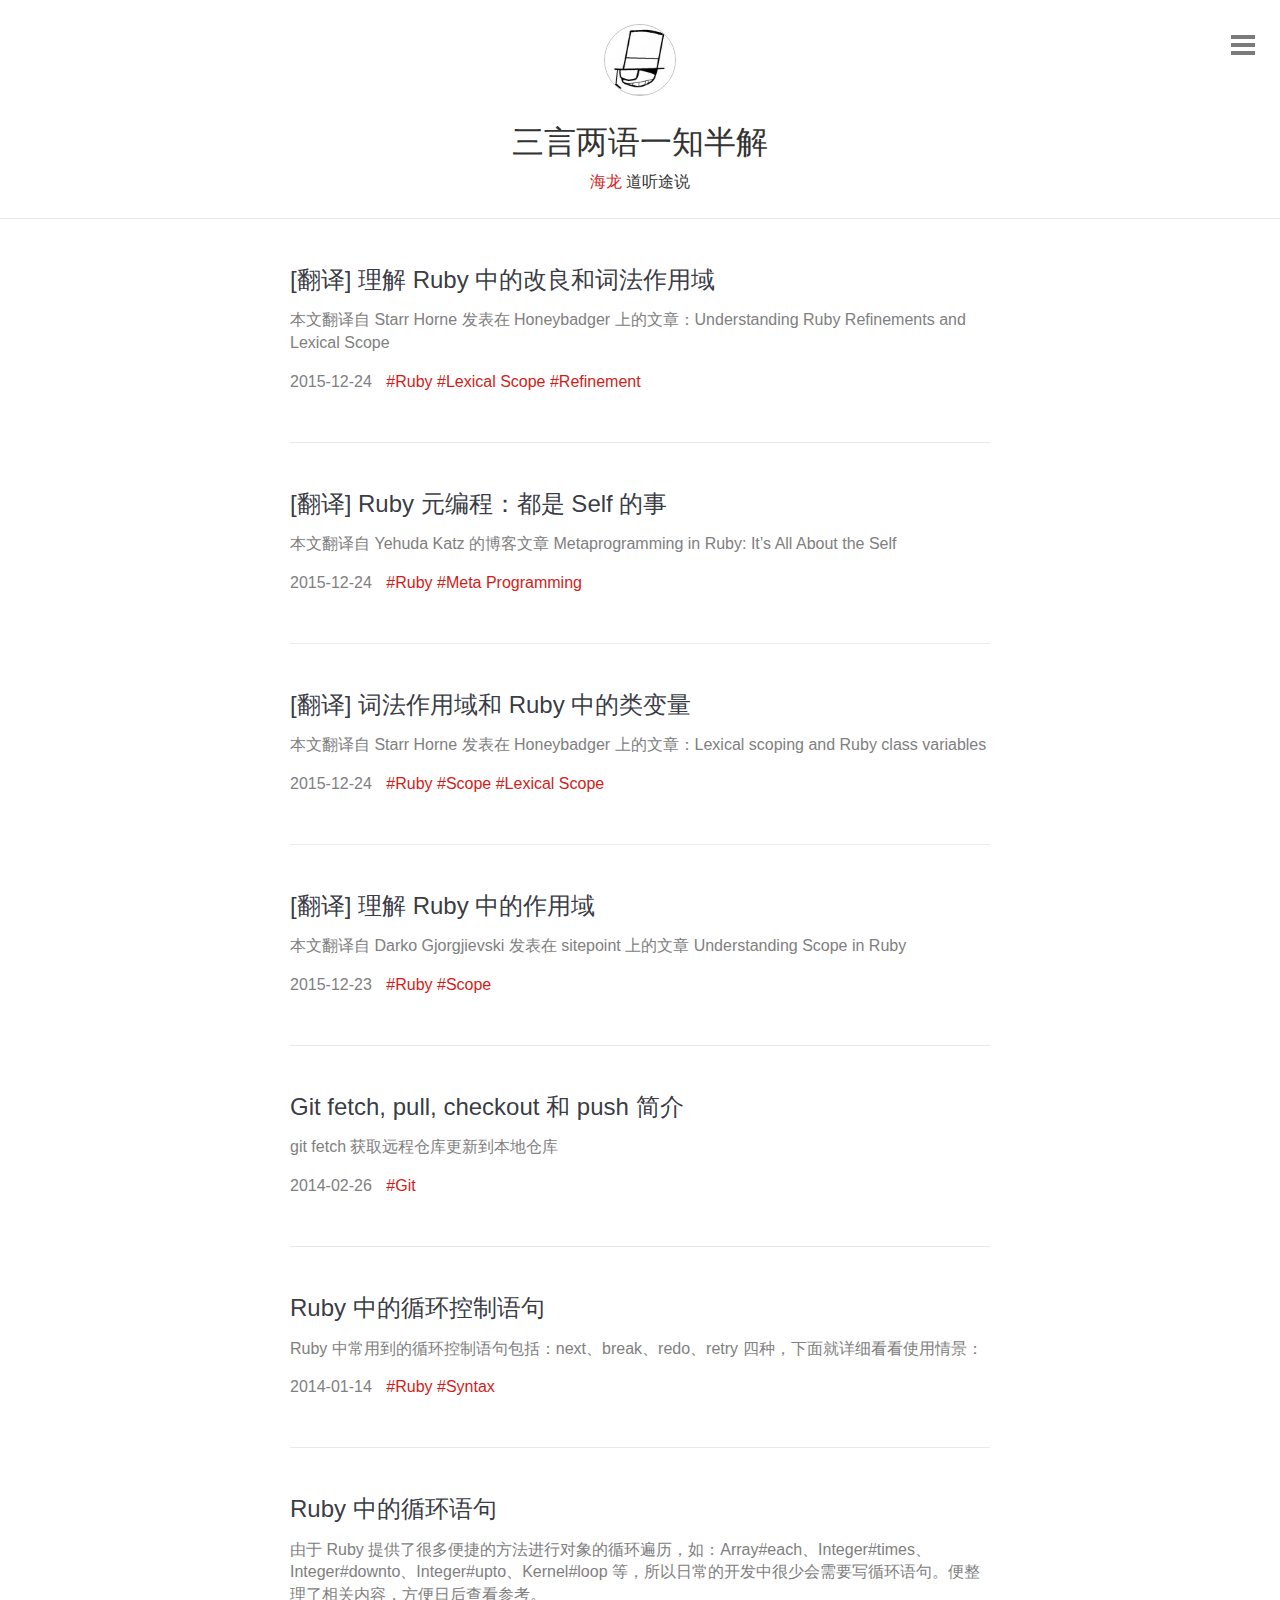
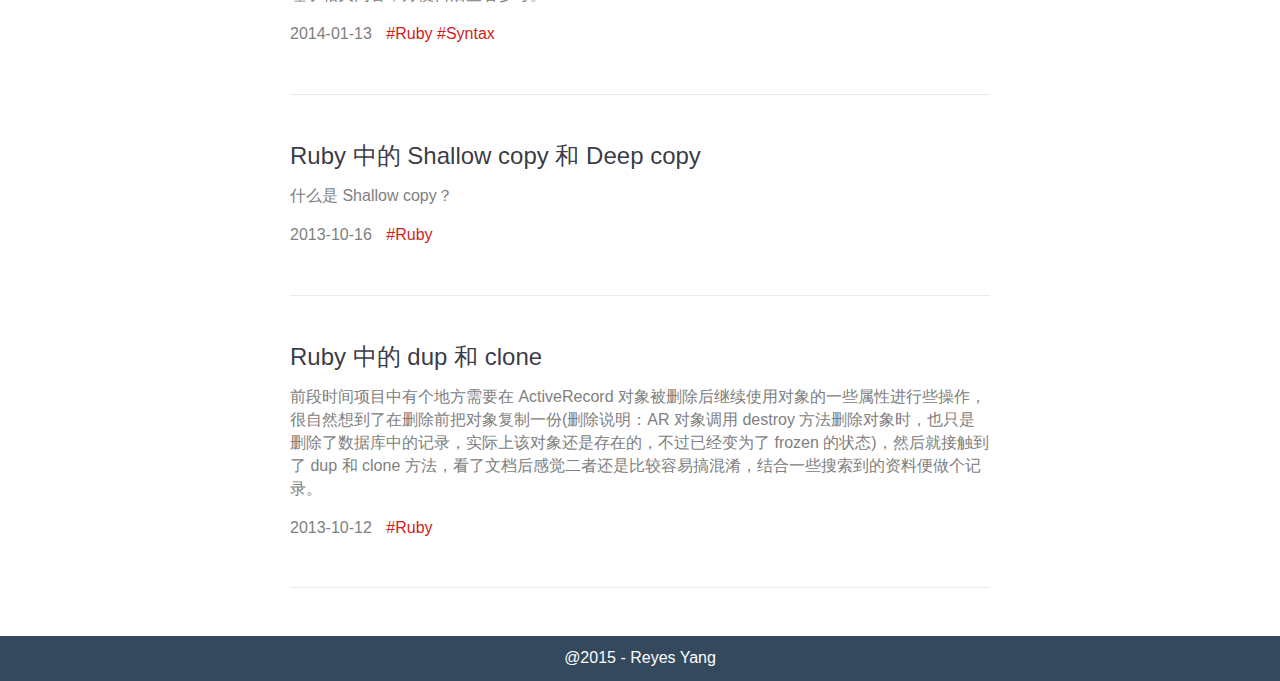
<file: index.html>
<!DOCTYPE html>
<html lang="zh-Hans" class="han-init">
  <head>
	<!-- Meta -->
	<meta charset="UTF-8"/>
	<meta name="viewport" content="width=device-width, initial-scale=1.0">
	<meta name="generator" content="Jekyll">

  <title>
    
      三言两语一知半解
    
  </title>

  <link type="text/css" rel="stylesheet" href="/assets/application-e52d6ffee73aedaf2222ac4a13b97231be980bddee56ad5c5cf387fb6e6b8ab7.css">

	<!-- RSS -->
	<link href="/atom.xml" type="application/atom+xml" rel="alternate" title="ATOM Feed" />
</head>


  <body>
    <div id="wrap">
      <!-- Navigation -->
      <nav id="nav">
  <div id="nav-list">
    <a href="/">首页</a>
    <a href="/archives/">文章</a>
    <a href="/about/">关于</a>
    <a href="/atom.xml">订阅</a>
    <a href="http://weibo.com/reyesyang">Weibo</a>
    <a href="https://twitter.com/reyesyang">Twitter</a>
    <a href="https://github.com/reyesyang">Github</a>
    <a href="mailto:reyes.yang@gmail.com">Gmail</a>
  </div>

  <footer>
	
	<span>version 1.1.0</span>

</footer>
</nav>

      <!-- Icon menu -->
      <a href="#" id="nav-menu">
        <div id="menu"></div>
      </a>

      <header id="header">
	<a href="/">
    <img src="/assets/conan-382cd5216f5adfdabb4b8d78b112daab7ca8937bf0cdd94b524a7167de64ece8.jpg" width="200" height="200" alt="conan.jpg">
	</a>
	<h1>三言两语一知半解</h1>

	<div>
		<a class="author" href="/about">海龙</a> 道听途说

		
	</div>

	
</header>


      <!-- Main content -->
      <div id="container">
        <main>
          <ul id="posts">
  
    <li class="post">
      <h2 class="title">
        <a href="/2015/12/24/understanding-ruby-refinements-and-lexical-scope.html">[翻译] 理解 Ruby 中的改良和词法作用域</a>
      </h2>

      <p class="excerpt">
        本文翻译自 Starr Horne 发表在 Honeybadger 上的文章：Understanding Ruby Refinements and Lexical Scope


      </p>

      <div class="info">
        <span class="datetime">
          2015-12-24
        </span>

        
          <span class="tag"> #Ruby </span>
        
          <span class="tag"> #Lexical Scope </span>
        
          <span class="tag"> #Refinement </span>
        
      </div>
    </li>
  
    <li class="post">
      <h2 class="title">
        <a href="/2015/12/24/metaprogramming-in-ruby-all-about-the-self.html">[翻译] Ruby 元编程：都是 Self 的事</a>
      </h2>

      <p class="excerpt">
        本文翻译自 Yehuda Katz 的博客文章 Metaprogramming in Ruby: It’s All About the Self


      </p>

      <div class="info">
        <span class="datetime">
          2015-12-24
        </span>

        
          <span class="tag"> #Ruby </span>
        
          <span class="tag"> #Meta Programming </span>
        
      </div>
    </li>
  
    <li class="post">
      <h2 class="title">
        <a href="/2015/12/24/lexical-scoping-and-ruby-class-variable.html">[翻译] 词法作用域和 Ruby 中的类变量</a>
      </h2>

      <p class="excerpt">
        本文翻译自 Starr Horne 发表在 Honeybadger 上的文章：Lexical scoping and Ruby class variables


      </p>

      <div class="info">
        <span class="datetime">
          2015-12-24
        </span>

        
          <span class="tag"> #Ruby </span>
        
          <span class="tag"> #Scope </span>
        
          <span class="tag"> #Lexical Scope </span>
        
      </div>
    </li>
  
    <li class="post">
      <h2 class="title">
        <a href="/2015/12/23/understanding-scope-in-ruby.html">[翻译] 理解 Ruby 中的作用域</a>
      </h2>

      <p class="excerpt">
        本文翻译自 Darko Gjorgjievski 发表在 sitepoint 上的文章 Understanding Scope in Ruby


      </p>

      <div class="info">
        <span class="datetime">
          2015-12-23
        </span>

        
          <span class="tag"> #Ruby </span>
        
          <span class="tag"> #Scope </span>
        
      </div>
    </li>
  
    <li class="post">
      <h2 class="title">
        <a href="/2014/02/26/git-fetch-pull-checkout-push-introduction.html">Git fetch, pull, checkout 和 push 简介</a>
      </h2>

      <p class="excerpt">
        git fetch
获取远程仓库更新到本地仓库


      </p>

      <div class="info">
        <span class="datetime">
          2014-02-26
        </span>

        
          <span class="tag"> #Git </span>
        
      </div>
    </li>
  
    <li class="post">
      <h2 class="title">
        <a href="/2014/01/14/loops-control-flow-in-ruby.html">Ruby 中的循环控制语句</a>
      </h2>

      <p class="excerpt">
        Ruby 中常用到的循环控制语句包括：next、break、redo、retry 四种，下面就详细看看使用情景：


      </p>

      <div class="info">
        <span class="datetime">
          2014-01-14
        </span>

        
          <span class="tag"> #Ruby </span>
        
          <span class="tag"> #Syntax </span>
        
      </div>
    </li>
  
    <li class="post">
      <h2 class="title">
        <a href="/2014/01/13/loops-in-ruby.html">Ruby 中的循环语句</a>
      </h2>

      <p class="excerpt">
        由于 Ruby 提供了很多便捷的方法进行对象的循环遍历，如：Array#each、Integer#times、Integer#downto、Integer#upto、Kernel#loop 等，所以日常的开发中很少会需要写循环语句。便整理了相关内容，方便日后查看参考。


      </p>

      <div class="info">
        <span class="datetime">
          2014-01-13
        </span>

        
          <span class="tag"> #Ruby </span>
        
          <span class="tag"> #Syntax </span>
        
      </div>
    </li>
  
    <li class="post">
      <h2 class="title">
        <a href="/2013/10/16/shallow-and-deep-copy-in-ruby.html">Ruby 中的 Shallow copy 和 Deep copy</a>
      </h2>

      <p class="excerpt">
        什么是 Shallow copy？


      </p>

      <div class="info">
        <span class="datetime">
          2013-10-16
        </span>

        
          <span class="tag"> #Ruby </span>
        
      </div>
    </li>
  
    <li class="post">
      <h2 class="title">
        <a href="/2013/10/12/dup-and-clone-in-ruby.html">Ruby 中的 dup 和 clone</a>
      </h2>

      <p class="excerpt">
        前段时间项目中有个地方需要在 ActiveRecord 对象被删除后继续使用对象的一些属性进行些操作，很自然想到了在删除前把对象复制一份(删除说明：AR 对象调用 destroy 方法删除对象时，也只是删除了数据库中的记录，实际上该对象还是存在的，不过已经变为了 frozen 的状态)，然后就接触到了 dup 和 clone 方法，看了文档后感觉二者还是比较容易搞混淆，结合一些搜索到的资料便做个记录。


      </p>

      <div class="info">
        <span class="datetime">
          2013-10-12
        </span>

        
          <span class="tag"> #Ruby </span>
        
      </div>
    </li>
  
</ul>

        </main>

        <!-- Pagination links -->
        
      </div>

      <!-- Footer -->
      <footer><span>@2015 - Reyes Yang </span></footer>

    </div>

    <script type="text/javascript" src="/assets/application-9d3ab75bb0fc5b93c854a176b3aba0f9dfbbf964a4ae988f3c56116e1cb27d4a.js"></script>

  </body>
</html>
</file>
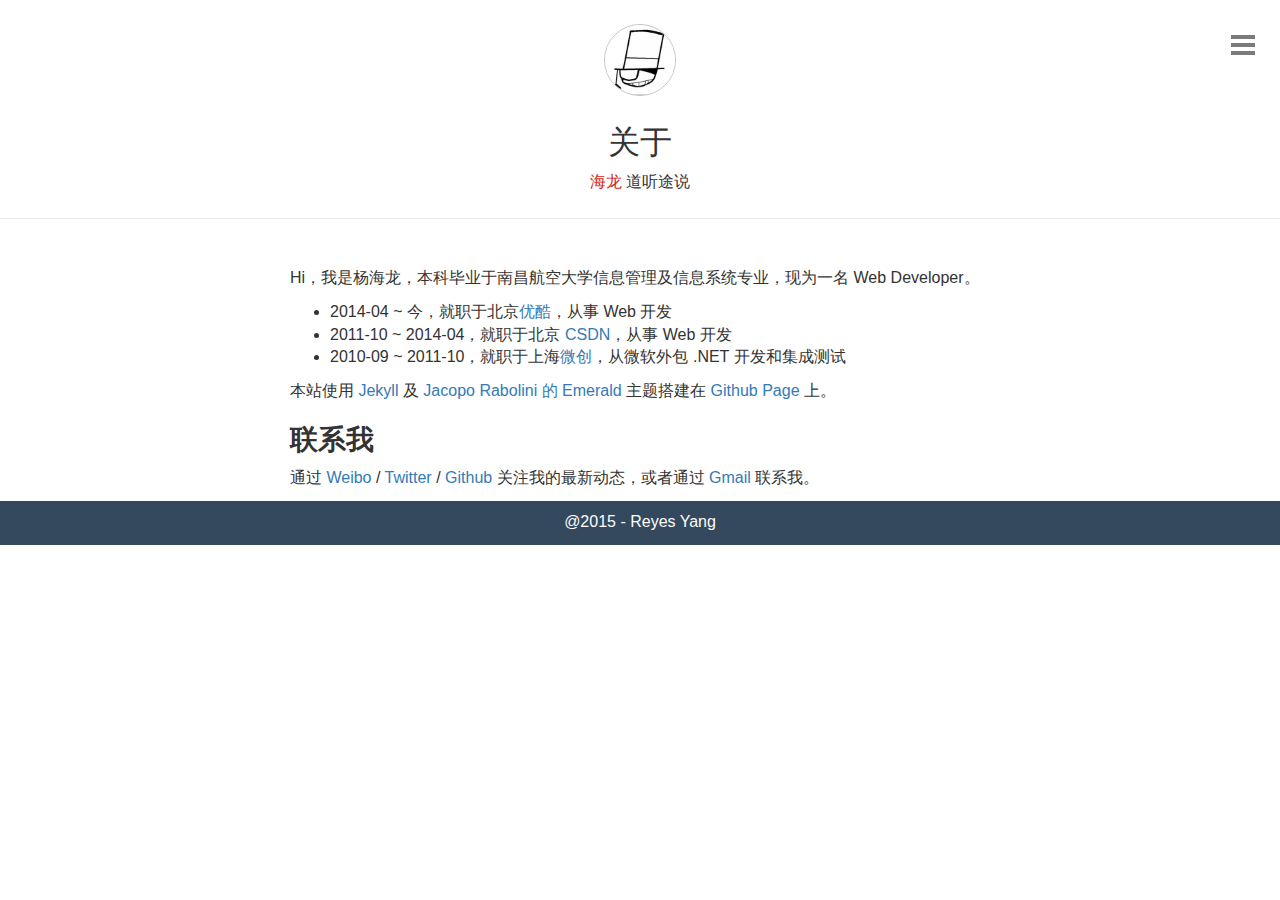
<file: about/index.html>
<!DOCTYPE html>
<html lang="zh-Hans" class="han-init">
  <head>
	<!-- Meta -->
	<meta charset="UTF-8"/>
	<meta name="viewport" content="width=device-width, initial-scale=1.0">
	<meta name="generator" content="Jekyll">

  <title>
    
      关于
    
  </title>

  <link type="text/css" rel="stylesheet" href="/assets/application-e52d6ffee73aedaf2222ac4a13b97231be980bddee56ad5c5cf387fb6e6b8ab7.css">

	<!-- RSS -->
	<link href="/atom.xml" type="application/atom+xml" rel="alternate" title="ATOM Feed" />
</head>


  <body>
    <div id="wrap">
      <!-- Navigation -->
      <nav id="nav">
  <div id="nav-list">
    <a href="/">首页</a>
    <a href="/archives/">文章</a>
    <a href="/about/">关于</a>
    <a href="/atom.xml">订阅</a>
    <a href="http://weibo.com/reyesyang">Weibo</a>
    <a href="https://twitter.com/reyesyang">Twitter</a>
    <a href="https://github.com/reyesyang">Github</a>
    <a href="mailto:reyes.yang@gmail.com">Gmail</a>
  </div>

  <footer>
	
	<span>version 1.1.0</span>

</footer>
</nav>

      <!-- Icon menu -->
      <a href="#" id="nav-menu">
        <div id="menu"></div>
      </a>

      <header id="header">
	<a href="/">
    <img src="/assets/conan-382cd5216f5adfdabb4b8d78b112daab7ca8937bf0cdd94b524a7167de64ece8.jpg" width="200" height="200" alt="conan.jpg">
	</a>
	<h1>关于</h1>

	<div>
		<a class="author" href="/about">海龙</a> 道听途说

		
	</div>

	
</header>


      <!-- Main content -->
      <div id="container">
        <main>
          <article id="page">
  <p>Hi，我是杨海龙，本科毕业于南昌航空大学信息管理及信息系统专业，现为一名 Web Developer。</p>

<ul>
  <li>2014-04 ~ 今，就职于北京<a href="http://youku.com">优酷</a>，从事 Web 开发</li>
  <li>2011-10 ~ 2014-04，就职于北京 <a href="http://csdn.com">CSDN</a>，从事 Web 开发</li>
  <li>2010-09 ~ 2011-10，就职于上海<a href="http://wicresoft.com">微创</a>，从微软外包 .NET 开发和集成测试</li>
</ul>

<p>本站使用 <a href="http://jekyllrb.com">Jekyll</a> 及 <a href="https://github.com/KingFelix/emerald">Jacopo Rabolini 的 Emerald</a> 主题搭建在 <a href="https://pages.github.com/">Github Page</a> 上。</p>

<h3 id="section">联系我</h3>

<p>通过 <a href="http://www.weibo.com/reyesyang">Weibo</a> /  <a href="https://twitter.com/reyesyang">Twitter</a> / <a href="https://github.com/reyesyang">Github</a> 关注我的最新动态，或者通过 <a href="&#109;&#097;&#105;&#108;&#116;&#111;:&#032;&#114;&#101;&#121;&#101;&#115;&#046;&#121;&#097;&#110;&#103;&#064;&#103;&#109;&#097;&#105;&#108;&#046;&#099;&#111;&#109;">Gmail</a> 联系我。</p>


</article>

        </main>

        <!-- Pagination links -->
        
      </div>

      <!-- Footer -->
      <footer><span>@2015 - Reyes Yang </span></footer>

    </div>

    <script type="text/javascript" src="/assets/application-9d3ab75bb0fc5b93c854a176b3aba0f9dfbbf964a4ae988f3c56116e1cb27d4a.js"></script>

  </body>
</html>
</file>
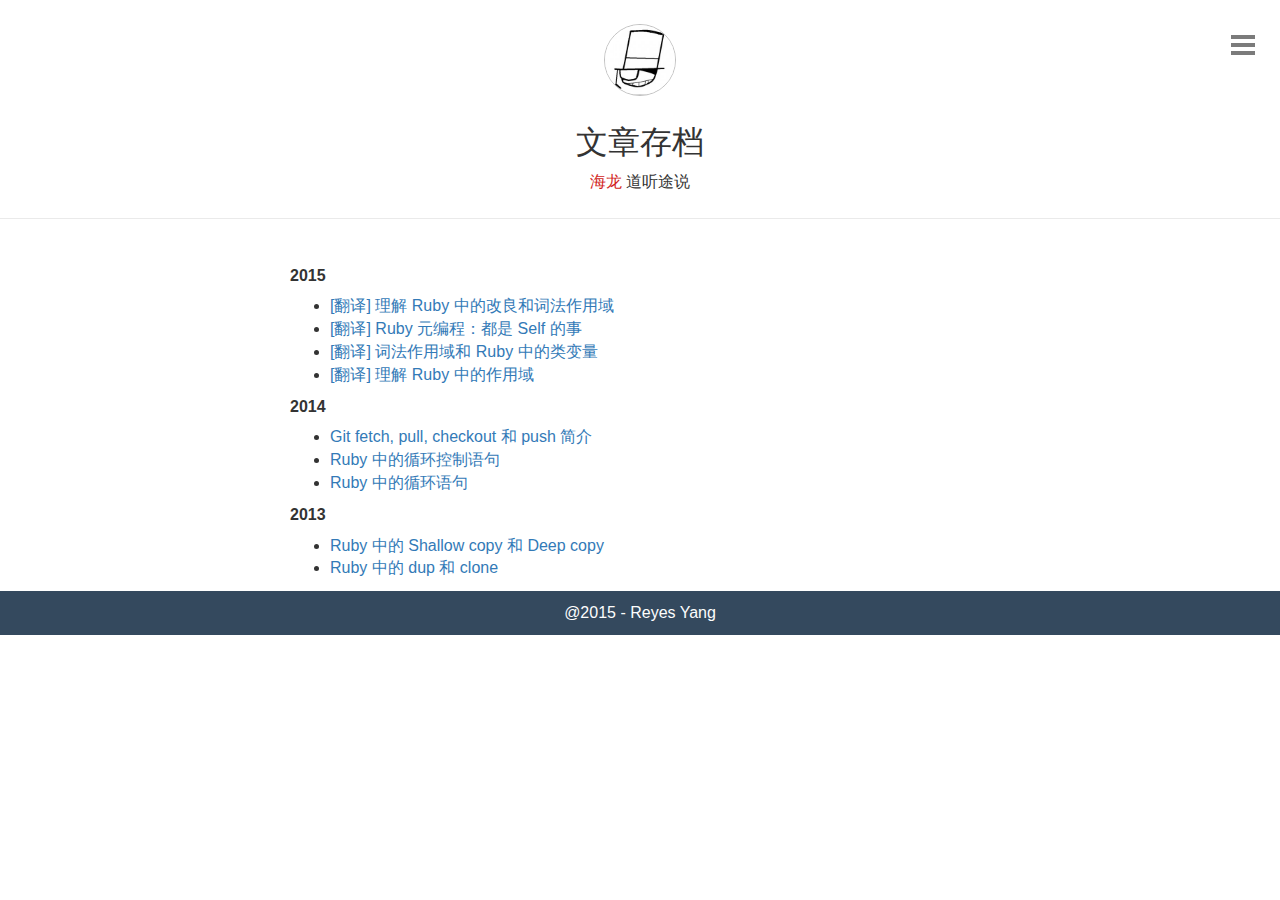
<file: archives/index.html>
<!DOCTYPE html>
<html lang="zh-Hans" class="han-init">
  <head>
	<!-- Meta -->
	<meta charset="UTF-8"/>
	<meta name="viewport" content="width=device-width, initial-scale=1.0">
	<meta name="generator" content="Jekyll">

  <title>
    
      文章存档
    
  </title>

  <link type="text/css" rel="stylesheet" href="/assets/application-e52d6ffee73aedaf2222ac4a13b97231be980bddee56ad5c5cf387fb6e6b8ab7.css">

	<!-- RSS -->
	<link href="/atom.xml" type="application/atom+xml" rel="alternate" title="ATOM Feed" />
</head>


  <body>
    <div id="wrap">
      <!-- Navigation -->
      <nav id="nav">
  <div id="nav-list">
    <a href="/">首页</a>
    <a href="/archives/">文章</a>
    <a href="/about/">关于</a>
    <a href="/atom.xml">订阅</a>
    <a href="http://weibo.com/reyesyang">Weibo</a>
    <a href="https://twitter.com/reyesyang">Twitter</a>
    <a href="https://github.com/reyesyang">Github</a>
    <a href="mailto:reyes.yang@gmail.com">Gmail</a>
  </div>

  <footer>
	
	<span>version 1.1.0</span>

</footer>
</nav>

      <!-- Icon menu -->
      <a href="#" id="nav-menu">
        <div id="menu"></div>
      </a>

      <header id="header">
	<a href="/">
    <img src="/assets/conan-382cd5216f5adfdabb4b8d78b112daab7ca8937bf0cdd94b524a7167de64ece8.jpg" width="200" height="200" alt="conan.jpg">
	</a>
	<h1>文章存档</h1>

	<div>
		<a class="author" href="/about">海龙</a> 道听途说

		
	</div>

	
</header>


      <!-- Main content -->
      <div id="container">
        <main>
          <article id="page">
  <div class="page-content wc-container">
  
  	
  	
    	
    		<h5>2015</h5>
    		<ul class="posts">
    		
  		
    <li><a href="/2015/12/24/understanding-ruby-refinements-and-lexical-scope.html">[翻译] 理解 Ruby 中的改良和词法作用域</a></li>

  	
  	
    <li><a href="/2015/12/24/metaprogramming-in-ruby-all-about-the-self.html">[翻译] Ruby 元编程：都是 Self 的事</a></li>

  	
  	
    <li><a href="/2015/12/24/lexical-scoping-and-ruby-class-variable.html">[翻译] 词法作用域和 Ruby 中的类变量</a></li>

  	
  	
    <li><a href="/2015/12/23/understanding-scope-in-ruby.html">[翻译] 理解 Ruby 中的作用域</a></li>

  	
  	
    	</ul>
    		<h5>2014</h5>
    		<ul class="posts">
    		
  		
    <li><a href="/2014/02/26/git-fetch-pull-checkout-push-introduction.html">Git fetch, pull, checkout 和 push 简介</a></li>

  	
  	
    <li><a href="/2014/01/14/loops-control-flow-in-ruby.html">Ruby 中的循环控制语句</a></li>

  	
  	
    <li><a href="/2014/01/13/loops-in-ruby.html">Ruby 中的循环语句</a></li>

  	
  	
    	</ul>
    		<h5>2013</h5>
    		<ul class="posts">
    		
  		
    <li><a href="/2013/10/16/shallow-and-deep-copy-in-ruby.html">Ruby 中的 Shallow copy 和 Deep copy</a></li>

  	
  	
    <li><a href="/2013/10/12/dup-and-clone-in-ruby.html">Ruby 中的 dup 和 clone</a></li>


</ul></div>

</article>

        </main>

        <!-- Pagination links -->
        
      </div>

      <!-- Footer -->
      <footer><span>@2015 - Reyes Yang </span></footer>

    </div>

    <script type="text/javascript" src="/assets/application-9d3ab75bb0fc5b93c854a176b3aba0f9dfbbf964a4ae988f3c56116e1cb27d4a.js"></script>

  </body>
</html>
</file>
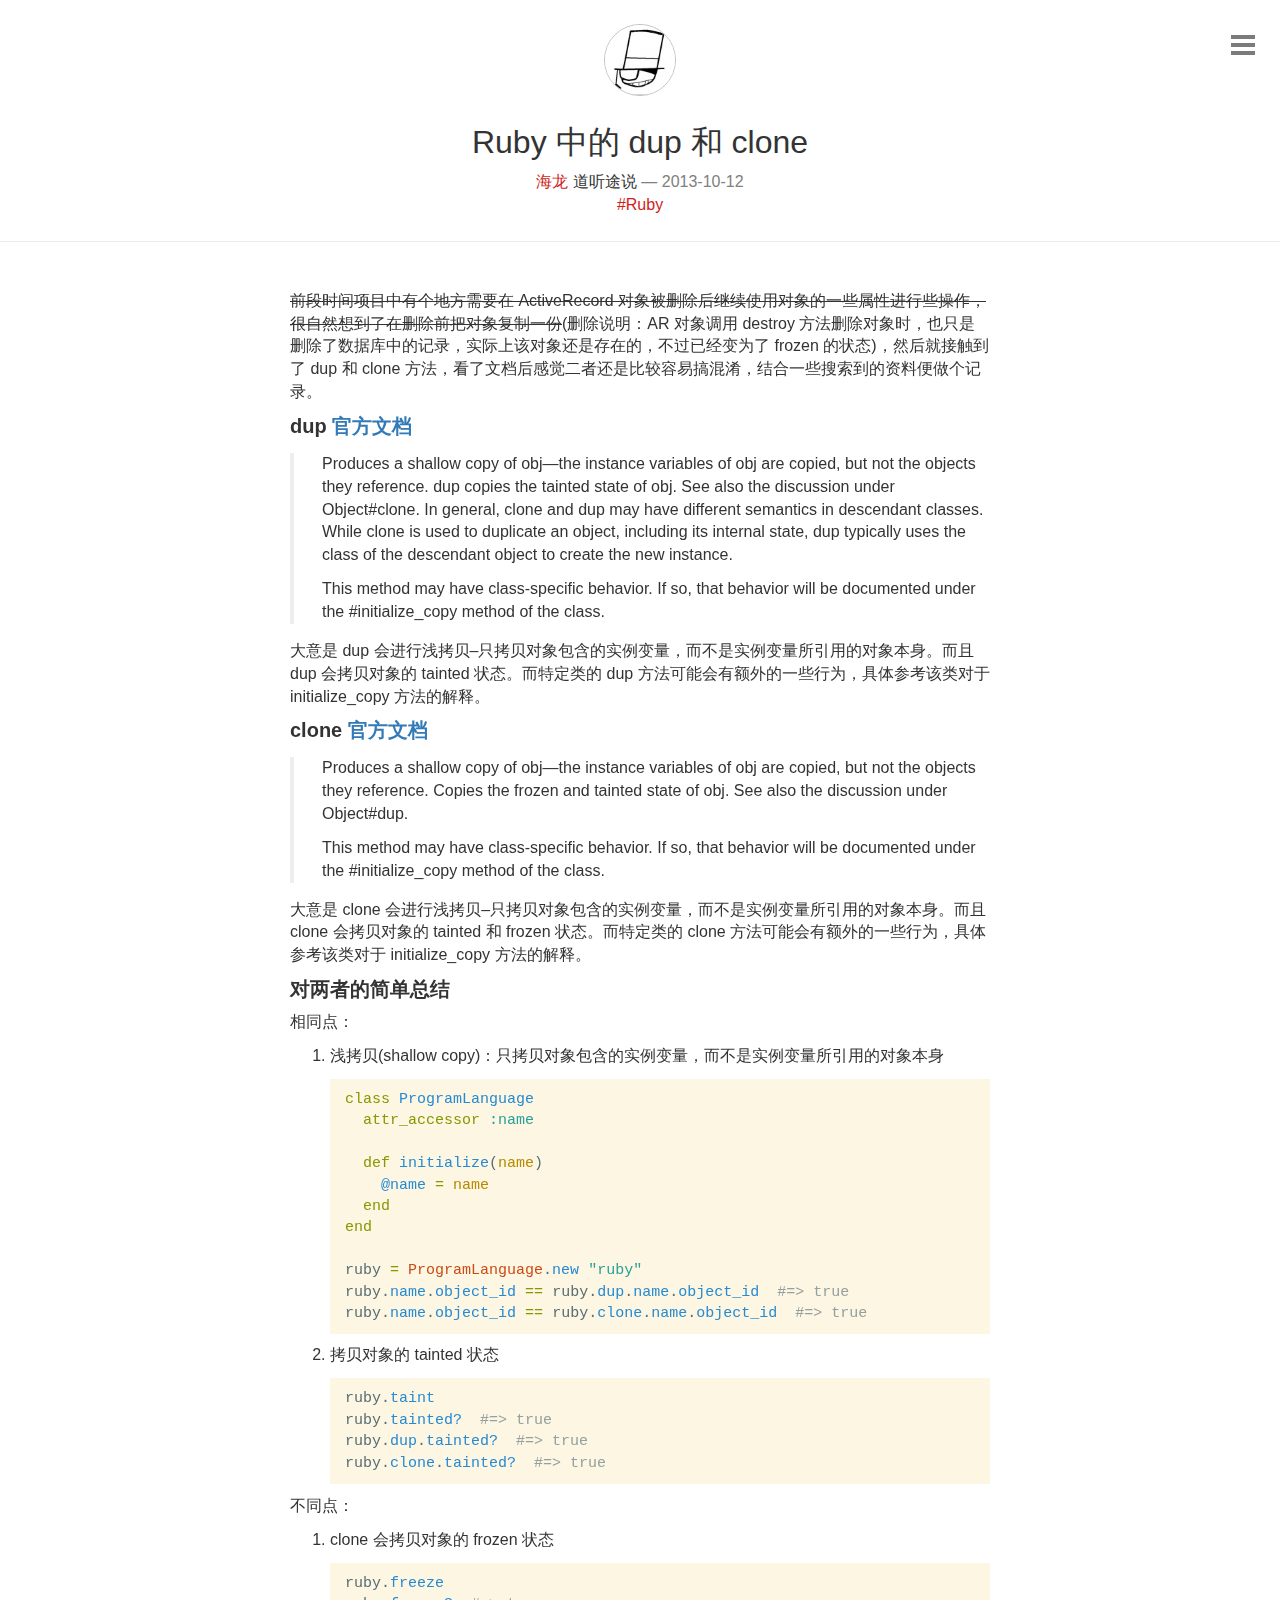
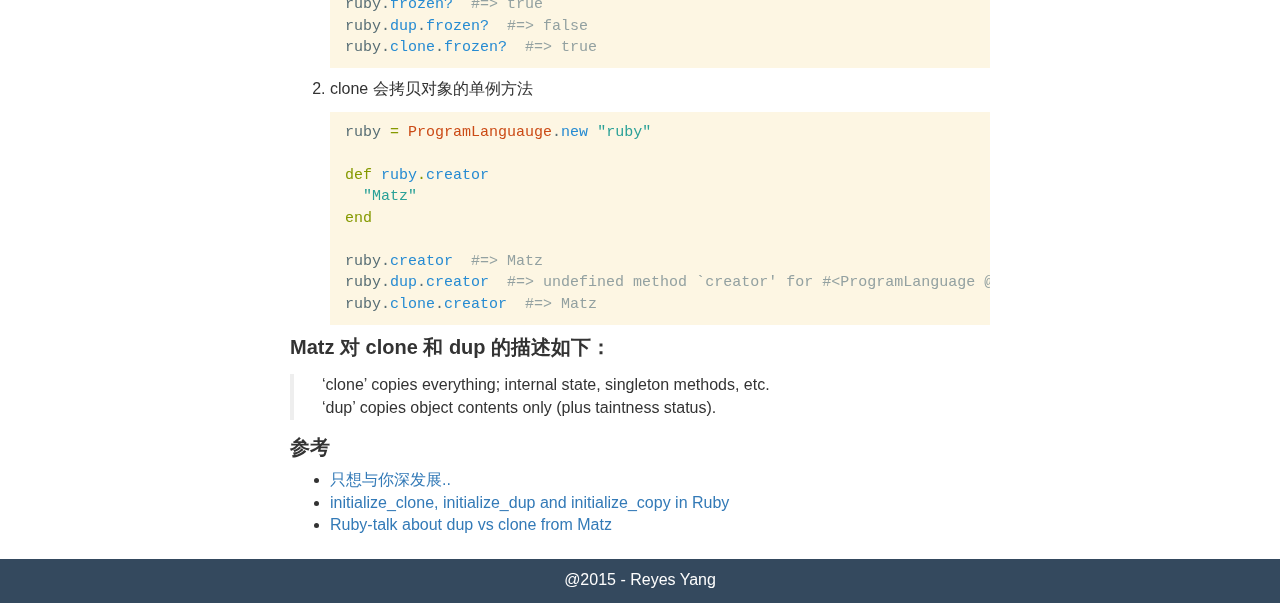
<file: 2013/10/12/dup-and-clone-in-ruby.html>
<!DOCTYPE html>
<html lang="zh-Hans" class="han-init">
  <head>
	<!-- Meta -->
	<meta charset="UTF-8"/>
	<meta name="viewport" content="width=device-width, initial-scale=1.0">
	<meta name="generator" content="Jekyll">

  <title>
    
      Ruby 中的 dup 和 clone
    
  </title>

  <link type="text/css" rel="stylesheet" href="/assets/application-e52d6ffee73aedaf2222ac4a13b97231be980bddee56ad5c5cf387fb6e6b8ab7.css">

	<!-- RSS -->
	<link href="/atom.xml" type="application/atom+xml" rel="alternate" title="ATOM Feed" />
</head>


  <body>
    <div id="wrap">
      <!-- Navigation -->
      <nav id="nav">
  <div id="nav-list">
    <a href="/">首页</a>
    <a href="/archives/">文章</a>
    <a href="/about/">关于</a>
    <a href="/atom.xml">订阅</a>
    <a href="http://weibo.com/reyesyang">Weibo</a>
    <a href="https://twitter.com/reyesyang">Twitter</a>
    <a href="https://github.com/reyesyang">Github</a>
    <a href="mailto:reyes.yang@gmail.com">Gmail</a>
  </div>

  <footer>
	
	<span>version 1.1.0</span>

</footer>
</nav>

      <!-- Icon menu -->
      <a href="#" id="nav-menu">
        <div id="menu"></div>
      </a>

      <header id="header">
	<a href="/">
    <img src="/assets/conan-382cd5216f5adfdabb4b8d78b112daab7ca8937bf0cdd94b524a7167de64ece8.jpg" width="200" height="200" alt="conan.jpg">
	</a>
	<h1>Ruby 中的 dup 和 clone</h1>

	<div>
		<a class="author" href="/about">海龙</a> 道听途说

		
			<span class="datetime">
				— 2013-10-12
			</span>
		
	</div>

	
		<div class="tags">
			
				<span class="tag"> #Ruby </span>
			
		</div>
	
</header>


      <!-- Main content -->
      <div id="container">
        <main>
          <article id="post-page">
	<!-- <h1 class="title">
		Ruby 中的 dup 和 clone
	</h1> -->

	<!-- <time datetime="2013-10-12T00:00:00+08:00" class="by-line">
		12 Oct 2013
	</time> -->

	<div class="content">
		<p><del>前段时间项目中有个地方需要在 ActiveRecord 对象被删除后继续使用对象的一些属性进行些操作，很自然想到了在删除前把对象复制一份</del>(删除说明：AR 对象调用 destroy 方法删除对象时，也只是删除了数据库中的记录，实际上该对象还是存在的，不过已经变为了 frozen 的状态)，然后就接触到了 dup 和 clone 方法，看了文档后感觉二者还是比较容易搞混淆，结合一些搜索到的资料便做个记录。</p>

<h4 id="dup-httpruby-docorgcore-200objecthtmlmethod-i-dup">dup <a href="http://ruby-doc.org/core-2.0.0/Object.html#method-i-dup">官方文档</a></h4>

<blockquote>
  <p>Produces a shallow copy of obj—the instance variables of obj are copied, but not the objects they reference. dup copies the tainted state of obj. See also the discussion under Object#clone. In general, clone and dup may have different semantics in descendant classes. While clone is used to duplicate an object, including its internal state, dup typically uses the class of the descendant object to create the new instance.</p>

  <p>This method may have class-specific behavior. If so, that behavior will be documented under the #initialize_copy method of the class.</p>
</blockquote>

<p>大意是 dup 会进行浅拷贝–只拷贝对象包含的实例变量，而不是实例变量所引用的对象本身。而且 dup 会拷贝对象的 tainted 状态。而特定类的 dup 方法可能会有额外的一些行为，具体参考该类对于 initialize_copy 方法的解释。</p>

<h4 id="clone-httpruby-docorgcore-200objecthtmlmethod-i-clone">clone <a href="http://ruby-doc.org/core-2.0.0/Object.html#method-i-clone">官方文档</a></h4>

<blockquote>
  <p>Produces a shallow copy of obj—the instance variables of obj are copied, but not the objects they reference. Copies the frozen and tainted state of obj. See also the discussion under Object#dup.</p>

  <p>This method may have class-specific behavior. If so, that behavior will be documented under the #initialize_copy method of the class.</p>
</blockquote>

<p>大意是 clone 会进行浅拷贝–只拷贝对象包含的实例变量，而不是实例变量所引用的对象本身。而且 clone 会拷贝对象的 tainted 和 frozen 状态。而特定类的 clone 方法可能会有额外的一些行为，具体参考该类对于 initialize_copy 方法的解释。</p>

<h4 id="section">对两者的简单总结</h4>

<p>相同点：</p>

<ol>
  <li>
    <p>浅拷贝(shallow copy)：只拷贝对象包含的实例变量，而不是实例变量所引用的对象本身</p>

    <div class="highlighter-rouge"><pre class="highlight"><code><span class="k">class</span> <span class="nc">ProgramLanguage</span>
  <span class="kp">attr_accessor</span> <span class="ss">:name</span>

  <span class="k">def</span> <span class="nf">initialize</span><span class="p">(</span><span class="nb">name</span><span class="p">)</span>
    <span class="vi">@name</span> <span class="o">=</span> <span class="nb">name</span>
  <span class="k">end</span>
<span class="k">end</span>

<span class="n">ruby</span> <span class="o">=</span> <span class="no">ProgramLanguage</span><span class="p">.</span><span class="nf">new</span> <span class="s2">"ruby"</span>
<span class="n">ruby</span><span class="p">.</span><span class="nf">name</span><span class="p">.</span><span class="nf">object_id</span> <span class="o">==</span> <span class="n">ruby</span><span class="p">.</span><span class="nf">dup</span><span class="p">.</span><span class="nf">name</span><span class="p">.</span><span class="nf">object_id</span>  <span class="c1">#=&gt; true</span>
<span class="n">ruby</span><span class="p">.</span><span class="nf">name</span><span class="p">.</span><span class="nf">object_id</span> <span class="o">==</span> <span class="n">ruby</span><span class="p">.</span><span class="nf">clone</span><span class="p">.</span><span class="nf">name</span><span class="p">.</span><span class="nf">object_id</span>  <span class="c1">#=&gt; true</span>
</code></pre>
    </div>
  </li>
  <li>
    <p>拷贝对象的 tainted 状态</p>

    <div class="highlighter-rouge"><pre class="highlight"><code><span class="n">ruby</span><span class="p">.</span><span class="nf">taint</span>
<span class="n">ruby</span><span class="p">.</span><span class="nf">tainted?</span>  <span class="c1">#=&gt; true</span>
<span class="n">ruby</span><span class="p">.</span><span class="nf">dup</span><span class="p">.</span><span class="nf">tainted?</span>  <span class="c1">#=&gt; true</span>
<span class="n">ruby</span><span class="p">.</span><span class="nf">clone</span><span class="p">.</span><span class="nf">tainted?</span>  <span class="c1">#=&gt; true</span>
</code></pre>
    </div>
  </li>
</ol>

<p>不同点：</p>

<ol>
  <li>
    <p>clone 会拷贝对象的 frozen 状态</p>

    <div class="highlighter-rouge"><pre class="highlight"><code><span class="n">ruby</span><span class="p">.</span><span class="nf">freeze</span>
<span class="n">ruby</span><span class="p">.</span><span class="nf">frozen?</span>  <span class="c1">#=&gt; true</span>
<span class="n">ruby</span><span class="p">.</span><span class="nf">dup</span><span class="p">.</span><span class="nf">frozen?</span>  <span class="c1">#=&gt; false</span>
<span class="n">ruby</span><span class="p">.</span><span class="nf">clone</span><span class="p">.</span><span class="nf">frozen?</span>  <span class="c1">#=&gt; true</span>
</code></pre>
    </div>
  </li>
  <li>
    <p>clone 会拷贝对象的单例方法</p>

    <div class="highlighter-rouge"><pre class="highlight"><code><span class="n">ruby</span> <span class="o">=</span> <span class="no">ProgramLanguauge</span><span class="p">.</span><span class="nf">new</span> <span class="s2">"ruby"</span>

<span class="k">def</span> <span class="nc">ruby</span><span class="o">.</span><span class="nf">creator</span>
  <span class="s2">"Matz"</span>
<span class="k">end</span>

<span class="n">ruby</span><span class="p">.</span><span class="nf">creator</span>  <span class="c1">#=&gt; Matz</span>
<span class="n">ruby</span><span class="p">.</span><span class="nf">dup</span><span class="p">.</span><span class="nf">creator</span>  <span class="c1">#=&gt; undefined method `creator' for #&lt;ProgramLanguage @name="ruby"&gt;</span>
<span class="n">ruby</span><span class="p">.</span><span class="nf">clone</span><span class="p">.</span><span class="nf">creator</span>  <span class="c1">#=&gt; Matz</span>
</code></pre>
    </div>
  </li>
</ol>

<h4 id="matz--clone--dup-">Matz 对 clone 和 dup 的描述如下：</h4>

<blockquote>
  <p>‘clone’ copies everything; internal state, singleton methods, etc.<br />
‘dup’ copies object contents only (plus taintness status).</p>
</blockquote>

<!-- Rails 中 dup 的变化 -->

<h4 id="section-1">参考</h4>

<ul>
  <li><a href="http://www.iteye.com/topic/407957">只想与你深发展..</a></li>
  <li><a href="http://www.jonathanleighton.com/articles/2011/initialize_clone-initialize_dup-and-initialize_copy-in-ruby/">initialize_clone, initialize_dup and initialize_copy in Ruby</a></li>
  <li><a href="http://computer-programming-forum.com/39-ruby/20826f090dd40ca3.htm">Ruby-talk about dup vs clone from Matz</a></li>
</ul>

	</div>
</article>

        </main>

        <!-- Pagination links -->
        
      </div>

      <!-- Footer -->
      <footer><span>@2015 - Reyes Yang </span></footer>

    </div>

    <script type="text/javascript" src="/assets/application-9d3ab75bb0fc5b93c854a176b3aba0f9dfbbf964a4ae988f3c56116e1cb27d4a.js"></script>

  </body>
</html>
</file>
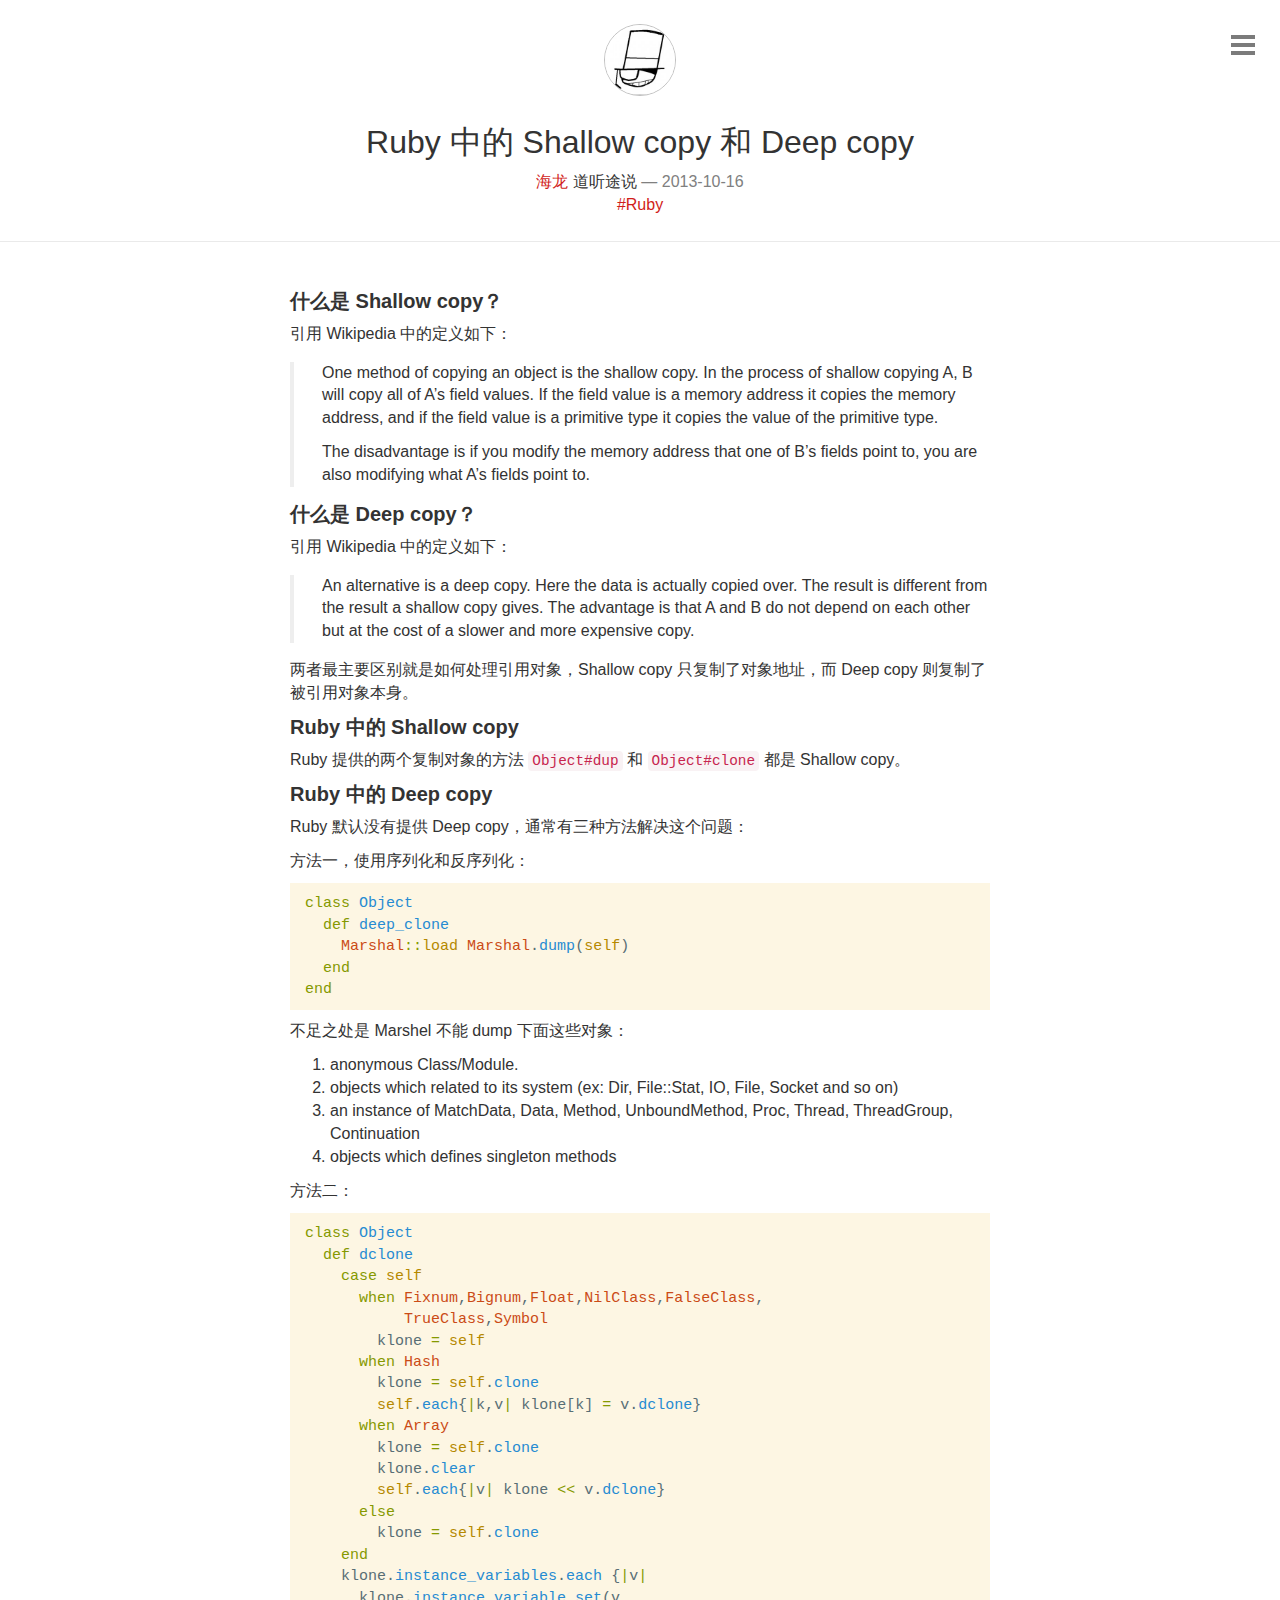
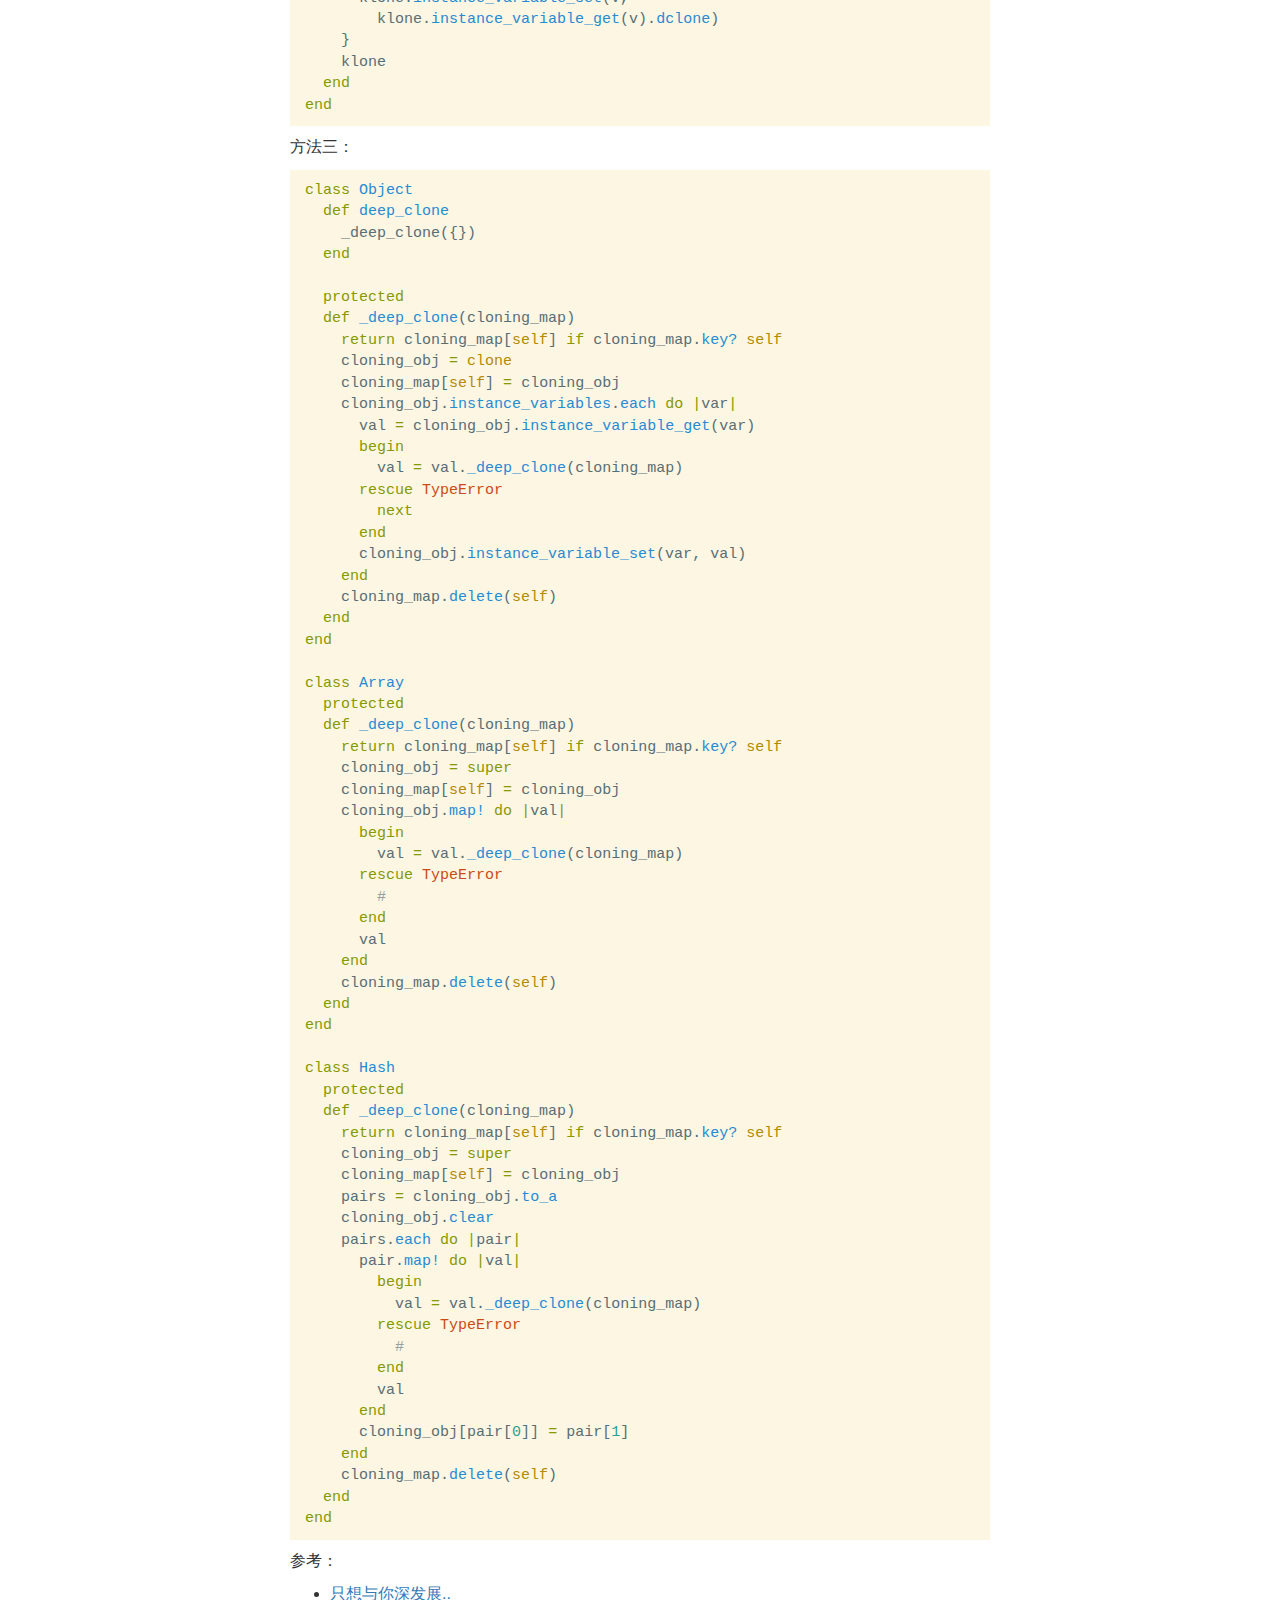
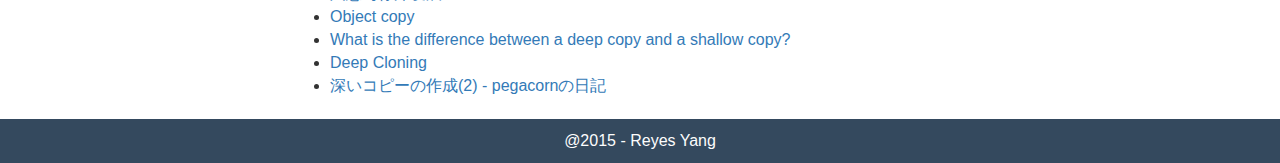
<file: 2013/10/16/shallow-and-deep-copy-in-ruby.html>
<!DOCTYPE html>
<html lang="zh-Hans" class="han-init">
  <head>
	<!-- Meta -->
	<meta charset="UTF-8"/>
	<meta name="viewport" content="width=device-width, initial-scale=1.0">
	<meta name="generator" content="Jekyll">

  <title>
    
      Ruby 中的 Shallow copy 和 Deep copy
    
  </title>

  <link type="text/css" rel="stylesheet" href="/assets/application-e52d6ffee73aedaf2222ac4a13b97231be980bddee56ad5c5cf387fb6e6b8ab7.css">

	<!-- RSS -->
	<link href="/atom.xml" type="application/atom+xml" rel="alternate" title="ATOM Feed" />
</head>


  <body>
    <div id="wrap">
      <!-- Navigation -->
      <nav id="nav">
  <div id="nav-list">
    <a href="/">首页</a>
    <a href="/archives/">文章</a>
    <a href="/about/">关于</a>
    <a href="/atom.xml">订阅</a>
    <a href="http://weibo.com/reyesyang">Weibo</a>
    <a href="https://twitter.com/reyesyang">Twitter</a>
    <a href="https://github.com/reyesyang">Github</a>
    <a href="mailto:reyes.yang@gmail.com">Gmail</a>
  </div>

  <footer>
	
	<span>version 1.1.0</span>

</footer>
</nav>

      <!-- Icon menu -->
      <a href="#" id="nav-menu">
        <div id="menu"></div>
      </a>

      <header id="header">
	<a href="/">
    <img src="/assets/conan-382cd5216f5adfdabb4b8d78b112daab7ca8937bf0cdd94b524a7167de64ece8.jpg" width="200" height="200" alt="conan.jpg">
	</a>
	<h1>Ruby 中的 Shallow copy 和 Deep copy</h1>

	<div>
		<a class="author" href="/about">海龙</a> 道听途说

		
			<span class="datetime">
				— 2013-10-16
			</span>
		
	</div>

	
		<div class="tags">
			
				<span class="tag"> #Ruby </span>
			
		</div>
	
</header>


      <!-- Main content -->
      <div id="container">
        <main>
          <article id="post-page">
	<!-- <h1 class="title">
		Ruby 中的 Shallow copy 和 Deep copy
	</h1> -->

	<!-- <time datetime="2013-10-16T00:00:00+08:00" class="by-line">
		16 Oct 2013
	</time> -->

	<div class="content">
		<h4 id="shallow-copy">什么是 Shallow copy？</h4>

<p>引用 Wikipedia 中的定义如下：</p>

<blockquote>
  <p>One method of copying an object is the shallow copy. In the process of shallow copying A, B will copy all of A’s field values. If the field value is a memory address it copies the memory address, and if the field value is a primitive type it copies the value of the primitive type.</p>

  <p>The disadvantage is if you modify the memory address that one of B’s fields point to, you are also modifying what A’s fields point to.</p>
</blockquote>

<h4 id="deep-copy">什么是 Deep copy？</h4>

<p>引用 Wikipedia 中的定义如下：</p>

<blockquote>
  <p>An alternative is a deep copy. Here the data is actually copied over. The result is different from the result a shallow copy gives. The advantage is that A and B do not depend on each other but at the cost of a slower and more expensive copy.</p>
</blockquote>

<p>两者最主要区别就是如何处理引用对象，Shallow copy 只复制了对象地址，而 Deep copy 则复制了被引用对象本身。</p>

<h4 id="ruby--shallow-copy">Ruby 中的 Shallow copy</h4>

<p>Ruby 提供的两个复制对象的方法 <code class="highlighter-rouge">Object#dup</code> 和 <code class="highlighter-rouge">Object#clone</code> 都是 Shallow copy。</p>

<h4 id="ruby--deep-copy">Ruby 中的 Deep copy</h4>

<p>Ruby 默认没有提供 Deep copy，通常有三种方法解决这个问题：</p>

<p>方法一，使用序列化和反序列化：</p>

<div class="highlighter-rouge"><pre class="highlight"><code><span class="k">class</span> <span class="nc">Object</span>
  <span class="k">def</span> <span class="nf">deep_clone</span>
    <span class="no">Marshal</span><span class="o">::</span><span class="nb">load</span> <span class="no">Marshal</span><span class="p">.</span><span class="nf">dump</span><span class="p">(</span><span class="nb">self</span><span class="p">)</span>
  <span class="k">end</span>
<span class="k">end</span>
</code></pre>
</div>

<p>不足之处是 Marshel 不能 dump 下面这些对象：</p>

<ol>
  <li>anonymous Class/Module.</li>
  <li>objects which related to its system (ex: Dir, File::Stat, IO, File, Socket and so on)</li>
  <li>an instance of MatchData, Data, Method, UnboundMethod, Proc, Thread, ThreadGroup, Continuation</li>
  <li>objects which defines singleton methods</li>
</ol>

<p>方法二：</p>

<div class="highlighter-rouge"><pre class="highlight"><code><span class="k">class</span> <span class="nc">Object</span>
  <span class="k">def</span> <span class="nf">dclone</span>
    <span class="k">case</span> <span class="nb">self</span>
      <span class="k">when</span> <span class="no">Fixnum</span><span class="p">,</span><span class="no">Bignum</span><span class="p">,</span><span class="no">Float</span><span class="p">,</span><span class="no">NilClass</span><span class="p">,</span><span class="no">FalseClass</span><span class="p">,</span>
           <span class="no">TrueClass</span><span class="p">,</span><span class="no">Symbol</span>
        <span class="n">klone</span> <span class="o">=</span> <span class="nb">self</span>
      <span class="k">when</span> <span class="no">Hash</span>
        <span class="n">klone</span> <span class="o">=</span> <span class="nb">self</span><span class="p">.</span><span class="nf">clone</span>
        <span class="nb">self</span><span class="p">.</span><span class="nf">each</span><span class="p">{</span><span class="o">|</span><span class="n">k</span><span class="p">,</span><span class="n">v</span><span class="o">|</span> <span class="n">klone</span><span class="p">[</span><span class="n">k</span><span class="p">]</span> <span class="o">=</span> <span class="n">v</span><span class="p">.</span><span class="nf">dclone</span><span class="p">}</span>
      <span class="k">when</span> <span class="no">Array</span>
        <span class="n">klone</span> <span class="o">=</span> <span class="nb">self</span><span class="p">.</span><span class="nf">clone</span>
        <span class="n">klone</span><span class="p">.</span><span class="nf">clear</span>
        <span class="nb">self</span><span class="p">.</span><span class="nf">each</span><span class="p">{</span><span class="o">|</span><span class="n">v</span><span class="o">|</span> <span class="n">klone</span> <span class="o">&lt;&lt;</span> <span class="n">v</span><span class="p">.</span><span class="nf">dclone</span><span class="p">}</span>
      <span class="k">else</span>
        <span class="n">klone</span> <span class="o">=</span> <span class="nb">self</span><span class="p">.</span><span class="nf">clone</span>
    <span class="k">end</span>
    <span class="n">klone</span><span class="p">.</span><span class="nf">instance_variables</span><span class="p">.</span><span class="nf">each</span> <span class="p">{</span><span class="o">|</span><span class="n">v</span><span class="o">|</span>
      <span class="n">klone</span><span class="p">.</span><span class="nf">instance_variable_set</span><span class="p">(</span><span class="n">v</span><span class="p">,</span>
        <span class="n">klone</span><span class="p">.</span><span class="nf">instance_variable_get</span><span class="p">(</span><span class="n">v</span><span class="p">).</span><span class="nf">dclone</span><span class="p">)</span>
    <span class="p">}</span>
    <span class="n">klone</span>
  <span class="k">end</span>
<span class="k">end</span>
</code></pre>
</div>

<p>方法三：</p>

<div class="highlighter-rouge"><pre class="highlight"><code><span class="k">class</span> <span class="nc">Object</span>
  <span class="k">def</span> <span class="nf">deep_clone</span>
    <span class="n">_deep_clone</span><span class="p">({})</span>
  <span class="k">end</span>

  <span class="kp">protected</span>
  <span class="k">def</span> <span class="nf">_deep_clone</span><span class="p">(</span><span class="n">cloning_map</span><span class="p">)</span>
    <span class="k">return</span> <span class="n">cloning_map</span><span class="p">[</span><span class="nb">self</span><span class="p">]</span> <span class="k">if</span> <span class="n">cloning_map</span><span class="p">.</span><span class="nf">key?</span> <span class="nb">self</span>
    <span class="n">cloning_obj</span> <span class="o">=</span> <span class="nb">clone</span>
    <span class="n">cloning_map</span><span class="p">[</span><span class="nb">self</span><span class="p">]</span> <span class="o">=</span> <span class="n">cloning_obj</span>
    <span class="n">cloning_obj</span><span class="p">.</span><span class="nf">instance_variables</span><span class="p">.</span><span class="nf">each</span> <span class="k">do</span> <span class="o">|</span><span class="n">var</span><span class="o">|</span>
      <span class="n">val</span> <span class="o">=</span> <span class="n">cloning_obj</span><span class="p">.</span><span class="nf">instance_variable_get</span><span class="p">(</span><span class="n">var</span><span class="p">)</span>
      <span class="k">begin</span>
        <span class="n">val</span> <span class="o">=</span> <span class="n">val</span><span class="p">.</span><span class="nf">_deep_clone</span><span class="p">(</span><span class="n">cloning_map</span><span class="p">)</span>
      <span class="k">rescue</span> <span class="no">TypeError</span>
        <span class="k">next</span>
      <span class="k">end</span>
      <span class="n">cloning_obj</span><span class="p">.</span><span class="nf">instance_variable_set</span><span class="p">(</span><span class="n">var</span><span class="p">,</span> <span class="n">val</span><span class="p">)</span>
    <span class="k">end</span>
    <span class="n">cloning_map</span><span class="p">.</span><span class="nf">delete</span><span class="p">(</span><span class="nb">self</span><span class="p">)</span>
  <span class="k">end</span>
<span class="k">end</span>

<span class="k">class</span> <span class="nc">Array</span>
  <span class="kp">protected</span>
  <span class="k">def</span> <span class="nf">_deep_clone</span><span class="p">(</span><span class="n">cloning_map</span><span class="p">)</span>
    <span class="k">return</span> <span class="n">cloning_map</span><span class="p">[</span><span class="nb">self</span><span class="p">]</span> <span class="k">if</span> <span class="n">cloning_map</span><span class="p">.</span><span class="nf">key?</span> <span class="nb">self</span>
    <span class="n">cloning_obj</span> <span class="o">=</span> <span class="k">super</span>
    <span class="n">cloning_map</span><span class="p">[</span><span class="nb">self</span><span class="p">]</span> <span class="o">=</span> <span class="n">cloning_obj</span>
    <span class="n">cloning_obj</span><span class="p">.</span><span class="nf">map!</span> <span class="k">do</span> <span class="o">|</span><span class="n">val</span><span class="o">|</span>
      <span class="k">begin</span>
        <span class="n">val</span> <span class="o">=</span> <span class="n">val</span><span class="p">.</span><span class="nf">_deep_clone</span><span class="p">(</span><span class="n">cloning_map</span><span class="p">)</span>
      <span class="k">rescue</span> <span class="no">TypeError</span>
        <span class="c1">#</span>
      <span class="k">end</span>
      <span class="n">val</span>
    <span class="k">end</span>
    <span class="n">cloning_map</span><span class="p">.</span><span class="nf">delete</span><span class="p">(</span><span class="nb">self</span><span class="p">)</span>
  <span class="k">end</span>
<span class="k">end</span>

<span class="k">class</span> <span class="nc">Hash</span>
  <span class="kp">protected</span>
  <span class="k">def</span> <span class="nf">_deep_clone</span><span class="p">(</span><span class="n">cloning_map</span><span class="p">)</span>
    <span class="k">return</span> <span class="n">cloning_map</span><span class="p">[</span><span class="nb">self</span><span class="p">]</span> <span class="k">if</span> <span class="n">cloning_map</span><span class="p">.</span><span class="nf">key?</span> <span class="nb">self</span>
    <span class="n">cloning_obj</span> <span class="o">=</span> <span class="k">super</span>
    <span class="n">cloning_map</span><span class="p">[</span><span class="nb">self</span><span class="p">]</span> <span class="o">=</span> <span class="n">cloning_obj</span>
    <span class="n">pairs</span> <span class="o">=</span> <span class="n">cloning_obj</span><span class="p">.</span><span class="nf">to_a</span>
    <span class="n">cloning_obj</span><span class="p">.</span><span class="nf">clear</span>
    <span class="n">pairs</span><span class="p">.</span><span class="nf">each</span> <span class="k">do</span> <span class="o">|</span><span class="n">pair</span><span class="o">|</span>
      <span class="n">pair</span><span class="p">.</span><span class="nf">map!</span> <span class="k">do</span> <span class="o">|</span><span class="n">val</span><span class="o">|</span>
        <span class="k">begin</span>
          <span class="n">val</span> <span class="o">=</span> <span class="n">val</span><span class="p">.</span><span class="nf">_deep_clone</span><span class="p">(</span><span class="n">cloning_map</span><span class="p">)</span>
        <span class="k">rescue</span> <span class="no">TypeError</span>
          <span class="c1">#</span>
        <span class="k">end</span>
        <span class="n">val</span>
      <span class="k">end</span>
      <span class="n">cloning_obj</span><span class="p">[</span><span class="n">pair</span><span class="p">[</span><span class="mi">0</span><span class="p">]]</span> <span class="o">=</span> <span class="n">pair</span><span class="p">[</span><span class="mi">1</span><span class="p">]</span>
    <span class="k">end</span>
    <span class="n">cloning_map</span><span class="p">.</span><span class="nf">delete</span><span class="p">(</span><span class="nb">self</span><span class="p">)</span>
  <span class="k">end</span>
<span class="k">end</span>
</code></pre>
</div>

<p>参考：</p>

<ul>
  <li><a href="http://www.iteye.com/topic/407957">只想与你深发展..</a></li>
  <li><a href="http://en.wikipedia.org/wiki/Object_copy">Object copy</a></li>
  <li><a href="http://stackoverflow.com/questions/184710/what-is-the-difference-between-a-deep-copy-and-a-shallow-copy">What is the difference between a deep copy and a shallow copy?</a></li>
  <li><a href="http://www.artima.com/forums/flat.jsp?forum=123&amp;thread=40913">Deep Cloning</a></li>
  <li><a href="http://d.hatena.ne.jp/pegacorn/20070417/1176817721">深いコピーの作成(2) - pegacornの日記</a></li>
</ul>

	</div>
</article>

        </main>

        <!-- Pagination links -->
        
      </div>

      <!-- Footer -->
      <footer><span>@2015 - Reyes Yang </span></footer>

    </div>

    <script type="text/javascript" src="/assets/application-9d3ab75bb0fc5b93c854a176b3aba0f9dfbbf964a4ae988f3c56116e1cb27d4a.js"></script>

  </body>
</html>
</file>
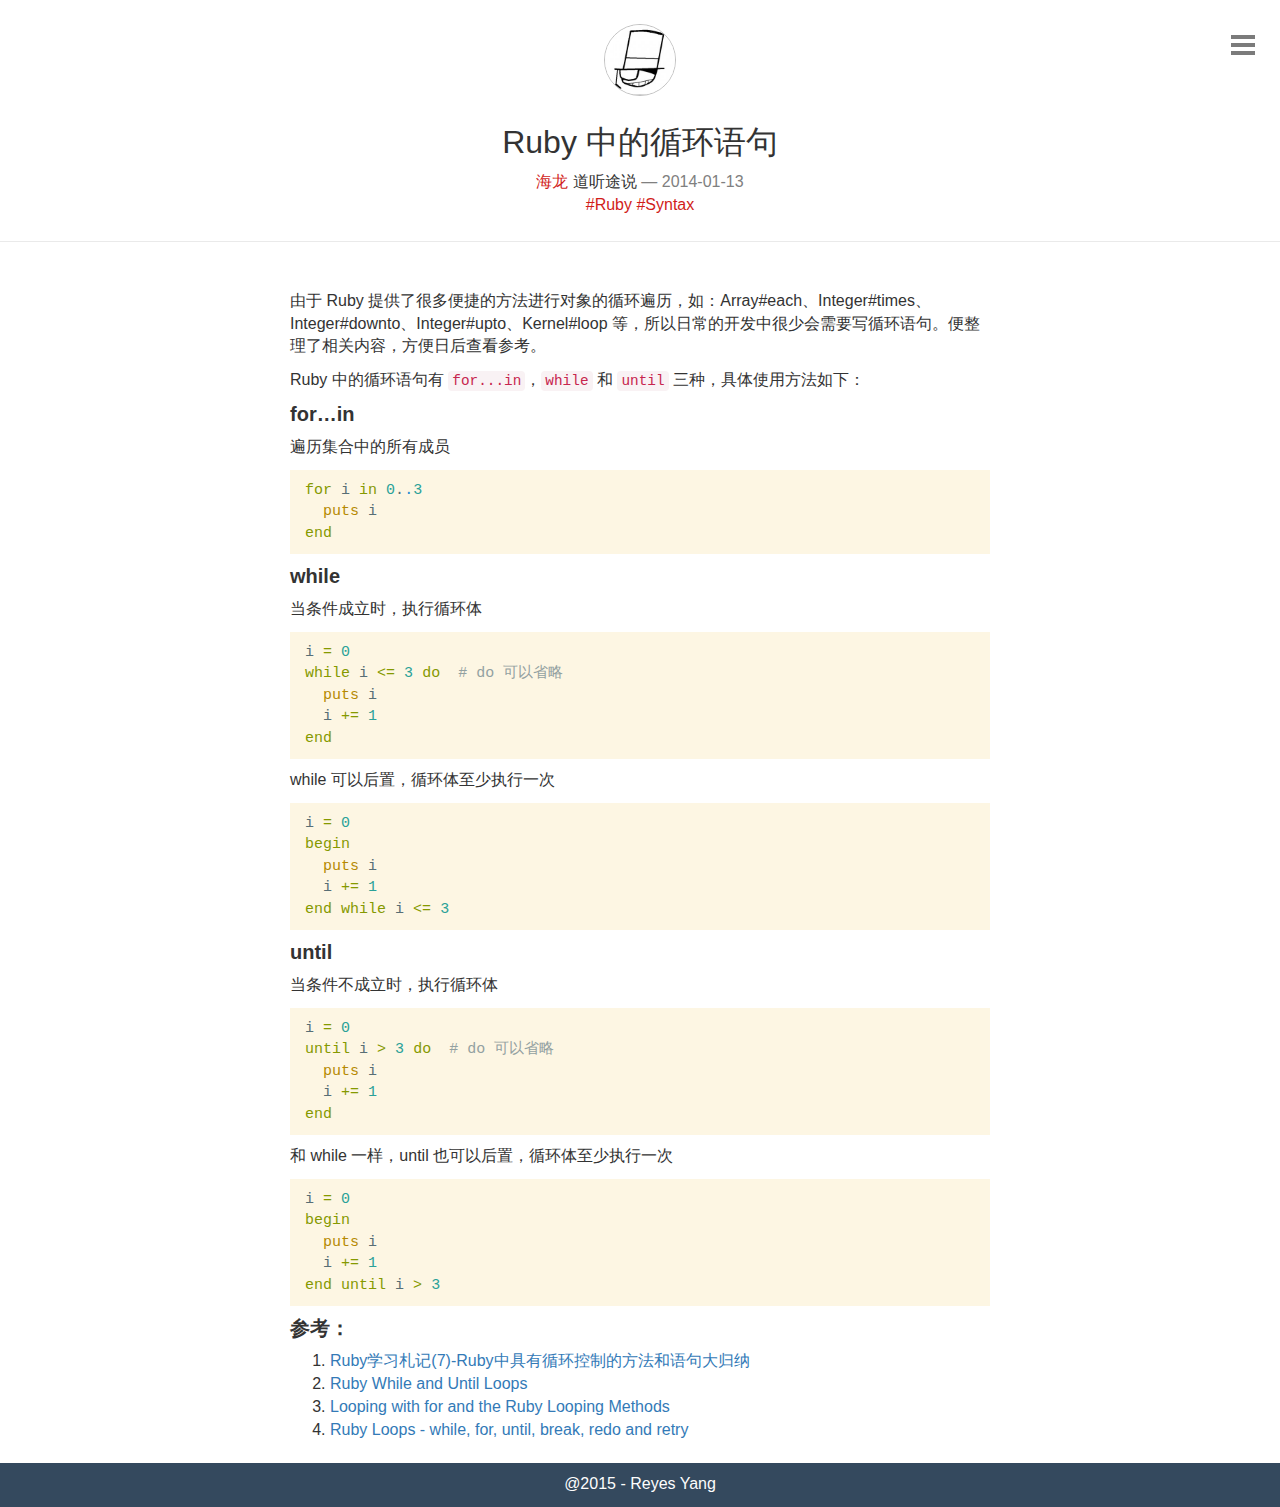
<file: 2014/01/13/loops-in-ruby.html>
<!DOCTYPE html>
<html lang="zh-Hans" class="han-init">
  <head>
	<!-- Meta -->
	<meta charset="UTF-8"/>
	<meta name="viewport" content="width=device-width, initial-scale=1.0">
	<meta name="generator" content="Jekyll">

  <title>
    
      Ruby 中的循环语句
    
  </title>

  <link type="text/css" rel="stylesheet" href="/assets/application-e52d6ffee73aedaf2222ac4a13b97231be980bddee56ad5c5cf387fb6e6b8ab7.css">

	<!-- RSS -->
	<link href="/atom.xml" type="application/atom+xml" rel="alternate" title="ATOM Feed" />
</head>


  <body>
    <div id="wrap">
      <!-- Navigation -->
      <nav id="nav">
  <div id="nav-list">
    <a href="/">首页</a>
    <a href="/archives/">文章</a>
    <a href="/about/">关于</a>
    <a href="/atom.xml">订阅</a>
    <a href="http://weibo.com/reyesyang">Weibo</a>
    <a href="https://twitter.com/reyesyang">Twitter</a>
    <a href="https://github.com/reyesyang">Github</a>
    <a href="mailto:reyes.yang@gmail.com">Gmail</a>
  </div>

  <footer>
	
	<span>version 1.1.0</span>

</footer>
</nav>

      <!-- Icon menu -->
      <a href="#" id="nav-menu">
        <div id="menu"></div>
      </a>

      <header id="header">
	<a href="/">
    <img src="/assets/conan-382cd5216f5adfdabb4b8d78b112daab7ca8937bf0cdd94b524a7167de64ece8.jpg" width="200" height="200" alt="conan.jpg">
	</a>
	<h1>Ruby 中的循环语句</h1>

	<div>
		<a class="author" href="/about">海龙</a> 道听途说

		
			<span class="datetime">
				— 2014-01-13
			</span>
		
	</div>

	
		<div class="tags">
			
				<span class="tag"> #Ruby </span>
			
				<span class="tag"> #Syntax </span>
			
		</div>
	
</header>


      <!-- Main content -->
      <div id="container">
        <main>
          <article id="post-page">
	<!-- <h1 class="title">
		Ruby 中的循环语句
	</h1> -->

	<!-- <time datetime="2014-01-13T00:00:00+08:00" class="by-line">
		13 Jan 2014
	</time> -->

	<div class="content">
		<p>由于 Ruby 提供了很多便捷的方法进行对象的循环遍历，如：Array#each、Integer#times、Integer#downto、Integer#upto、Kernel#loop 等，所以日常的开发中很少会需要写循环语句。便整理了相关内容，方便日后查看参考。</p>

<p>Ruby 中的循环语句有 <code class="highlighter-rouge">for...in</code>，<code class="highlighter-rouge">while</code> 和 <code class="highlighter-rouge">until</code> 三种，具体使用方法如下：</p>

<h4 id="forin">for…in</h4>
<p>遍历集合中的所有成员</p>

<div class="highlighter-rouge"><pre class="highlight"><code><span class="k">for</span> <span class="n">i</span> <span class="k">in</span> <span class="mi">0</span><span class="p">.</span><span class="nf">.</span><span class="mi">3</span>
  <span class="nb">puts</span> <span class="n">i</span>
<span class="k">end</span>
</code></pre>
</div>

<h4 id="while">while</h4>
<p>当条件成立时，执行循环体</p>

<div class="highlighter-rouge"><pre class="highlight"><code><span class="n">i</span> <span class="o">=</span> <span class="mi">0</span>
<span class="k">while</span> <span class="n">i</span> <span class="o">&lt;=</span> <span class="mi">3</span> <span class="k">do</span>  <span class="c1"># do 可以省略</span>
  <span class="nb">puts</span> <span class="n">i</span>
  <span class="n">i</span> <span class="o">+=</span> <span class="mi">1</span>
<span class="k">end</span>
</code></pre>
</div>

<p>while 可以后置，循环体至少执行一次</p>

<div class="highlighter-rouge"><pre class="highlight"><code><span class="n">i</span> <span class="o">=</span> <span class="mi">0</span>
<span class="k">begin</span>
  <span class="nb">puts</span> <span class="n">i</span>
  <span class="n">i</span> <span class="o">+=</span> <span class="mi">1</span>
<span class="k">end</span> <span class="k">while</span> <span class="n">i</span> <span class="o">&lt;=</span> <span class="mi">3</span>
</code></pre>
</div>

<h4 id="until">until</h4>
<p>当条件不成立时，执行循环体</p>

<div class="highlighter-rouge"><pre class="highlight"><code><span class="n">i</span> <span class="o">=</span> <span class="mi">0</span>
<span class="k">until</span> <span class="n">i</span> <span class="o">&gt;</span> <span class="mi">3</span> <span class="k">do</span>  <span class="c1"># do 可以省略</span>
  <span class="nb">puts</span> <span class="n">i</span>
  <span class="n">i</span> <span class="o">+=</span> <span class="mi">1</span>
<span class="k">end</span>
</code></pre>
</div>

<p>和 while 一样，until 也可以后置，循环体至少执行一次</p>

<div class="highlighter-rouge"><pre class="highlight"><code><span class="n">i</span> <span class="o">=</span> <span class="mi">0</span>
<span class="k">begin</span>
  <span class="nb">puts</span> <span class="n">i</span>
  <span class="n">i</span> <span class="o">+=</span> <span class="mi">1</span>
<span class="k">end</span> <span class="k">until</span> <span class="n">i</span> <span class="o">&gt;</span> <span class="mi">3</span>
</code></pre>
</div>

<h4 id="section"><strong>参考：</strong></h4>

<ol>
  <li><a href="http://blog.csdn.net/daydreamingboy/article/details/6725328">Ruby学习札记(7)-Ruby中具有循环控制的方法和语句大归纳</a></li>
  <li><a href="http://www.techotopia.com/index.php/Ruby_While_and_Until_Loops">Ruby While and Until Loops</a></li>
  <li><a href="http://www.techotopia.com/index.php/Looping_with_for_and_the_Ruby_Looping_Methods">Looping with for and the Ruby Looping Methods</a></li>
  <li><a href="http://www.tutorialspoint.com/ruby/ruby_loops.htm">Ruby Loops - while, for, until, break, redo and retry</a></li>
</ol>

	</div>
</article>

        </main>

        <!-- Pagination links -->
        
      </div>

      <!-- Footer -->
      <footer><span>@2015 - Reyes Yang </span></footer>

    </div>

    <script type="text/javascript" src="/assets/application-9d3ab75bb0fc5b93c854a176b3aba0f9dfbbf964a4ae988f3c56116e1cb27d4a.js"></script>

  </body>
</html>
</file>
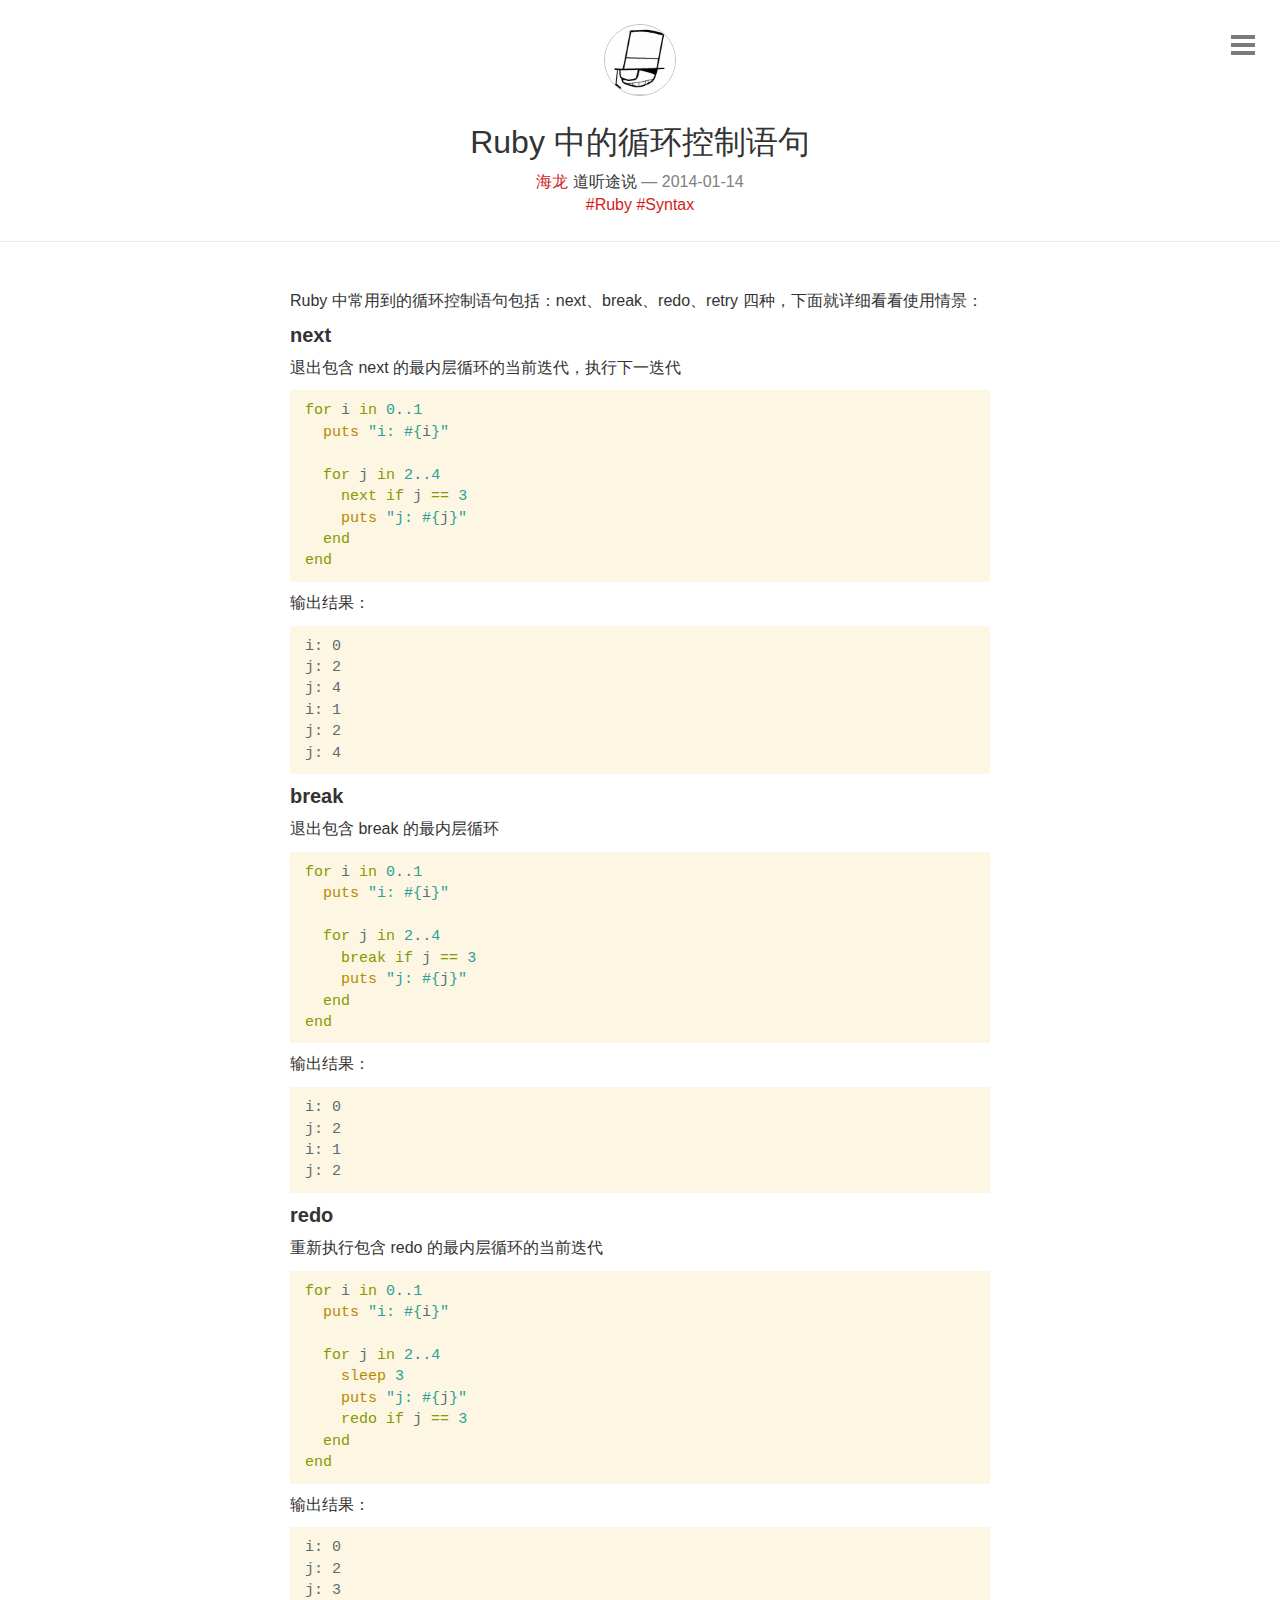
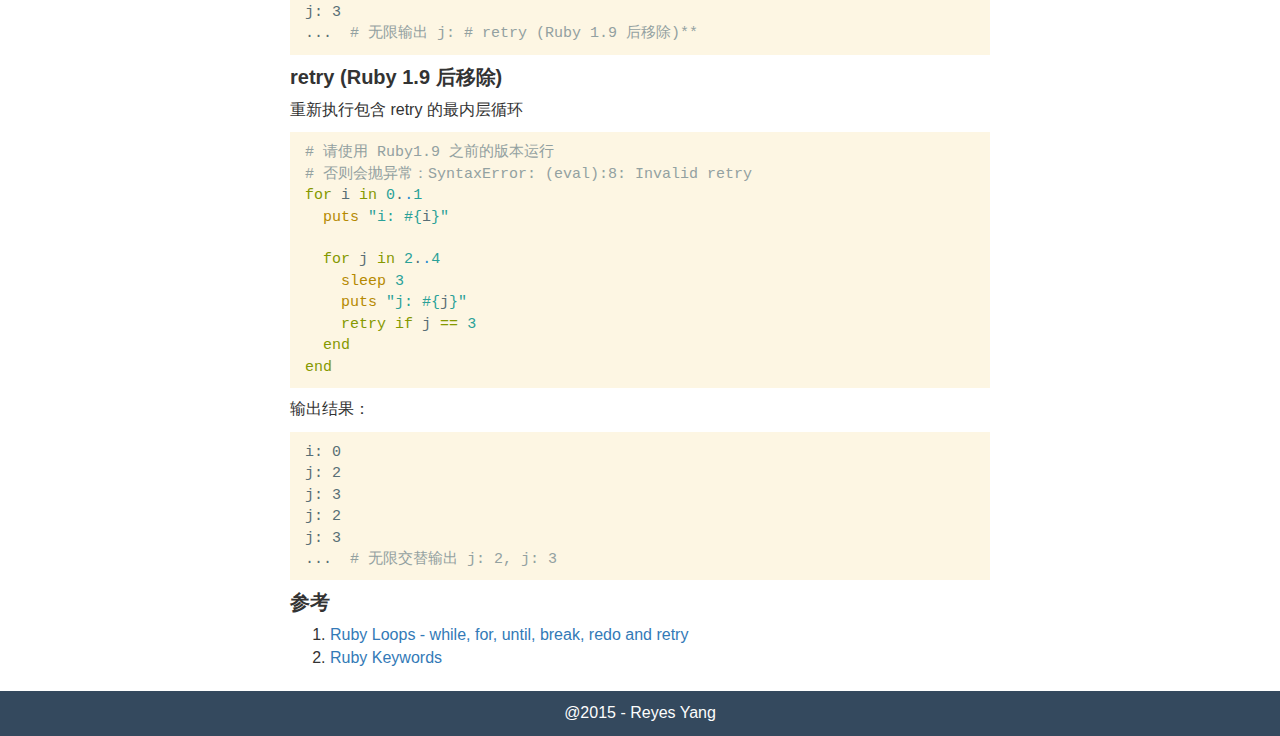
<file: 2014/01/14/loops-control-flow-in-ruby.html>
<!DOCTYPE html>
<html lang="zh-Hans" class="han-init">
  <head>
	<!-- Meta -->
	<meta charset="UTF-8"/>
	<meta name="viewport" content="width=device-width, initial-scale=1.0">
	<meta name="generator" content="Jekyll">

  <title>
    
      Ruby 中的循环控制语句
    
  </title>

  <link type="text/css" rel="stylesheet" href="/assets/application-e52d6ffee73aedaf2222ac4a13b97231be980bddee56ad5c5cf387fb6e6b8ab7.css">

	<!-- RSS -->
	<link href="/atom.xml" type="application/atom+xml" rel="alternate" title="ATOM Feed" />
</head>


  <body>
    <div id="wrap">
      <!-- Navigation -->
      <nav id="nav">
  <div id="nav-list">
    <a href="/">首页</a>
    <a href="/archives/">文章</a>
    <a href="/about/">关于</a>
    <a href="/atom.xml">订阅</a>
    <a href="http://weibo.com/reyesyang">Weibo</a>
    <a href="https://twitter.com/reyesyang">Twitter</a>
    <a href="https://github.com/reyesyang">Github</a>
    <a href="mailto:reyes.yang@gmail.com">Gmail</a>
  </div>

  <footer>
	
	<span>version 1.1.0</span>

</footer>
</nav>

      <!-- Icon menu -->
      <a href="#" id="nav-menu">
        <div id="menu"></div>
      </a>

      <header id="header">
	<a href="/">
    <img src="/assets/conan-382cd5216f5adfdabb4b8d78b112daab7ca8937bf0cdd94b524a7167de64ece8.jpg" width="200" height="200" alt="conan.jpg">
	</a>
	<h1>Ruby 中的循环控制语句</h1>

	<div>
		<a class="author" href="/about">海龙</a> 道听途说

		
			<span class="datetime">
				— 2014-01-14
			</span>
		
	</div>

	
		<div class="tags">
			
				<span class="tag"> #Ruby </span>
			
				<span class="tag"> #Syntax </span>
			
		</div>
	
</header>


      <!-- Main content -->
      <div id="container">
        <main>
          <article id="post-page">
	<!-- <h1 class="title">
		Ruby 中的循环控制语句
	</h1> -->

	<!-- <time datetime="2014-01-14T00:00:00+08:00" class="by-line">
		14 Jan 2014
	</time> -->

	<div class="content">
		<p>Ruby 中常用到的循环控制语句包括：next、break、redo、retry 四种，下面就详细看看使用情景：</p>

<h4 id="next">next</h4>
<p>退出包含 next 的最内层循环的当前迭代，执行下一迭代</p>

<div class="highlighter-rouge"><pre class="highlight"><code><span class="k">for</span> <span class="n">i</span> <span class="k">in</span> <span class="mi">0</span><span class="p">.</span><span class="nf">.</span><span class="mi">1</span>
  <span class="nb">puts</span> <span class="s2">"i: </span><span class="si">#{</span><span class="n">i</span><span class="si">}</span><span class="s2">"</span>

  <span class="k">for</span> <span class="n">j</span> <span class="k">in</span> <span class="mi">2</span><span class="p">.</span><span class="nf">.</span><span class="mi">4</span>
    <span class="k">next</span> <span class="k">if</span> <span class="n">j</span> <span class="o">==</span> <span class="mi">3</span>
    <span class="nb">puts</span> <span class="s2">"j: </span><span class="si">#{</span><span class="n">j</span><span class="si">}</span><span class="s2">"</span>
  <span class="k">end</span>
<span class="k">end</span>
</code></pre>
</div>

<p>输出结果：</p>

<div class="highlighter-rouge"><pre class="highlight"><code>i: 0
j: 2
j: 4
i: 1
j: 2
j: 4
</code></pre>
</div>

<h4 id="break">break</h4>
<p>退出包含 break 的最内层循环</p>

<div class="highlighter-rouge"><pre class="highlight"><code><span class="k">for</span> <span class="n">i</span> <span class="k">in</span> <span class="mi">0</span><span class="p">.</span><span class="nf">.</span><span class="mi">1</span>
  <span class="nb">puts</span> <span class="s2">"i: </span><span class="si">#{</span><span class="n">i</span><span class="si">}</span><span class="s2">"</span>

  <span class="k">for</span> <span class="n">j</span> <span class="k">in</span> <span class="mi">2</span><span class="p">.</span><span class="nf">.</span><span class="mi">4</span>
    <span class="k">break</span> <span class="k">if</span> <span class="n">j</span> <span class="o">==</span> <span class="mi">3</span>
    <span class="nb">puts</span> <span class="s2">"j: </span><span class="si">#{</span><span class="n">j</span><span class="si">}</span><span class="s2">"</span>
  <span class="k">end</span>
<span class="k">end</span>
</code></pre>
</div>

<p>输出结果：</p>

<div class="highlighter-rouge"><pre class="highlight"><code>i: 0
j: 2
i: 1
j: 2
</code></pre>
</div>

<h4 id="redo">redo</h4>
<p>重新执行包含 redo 的最内层循环的当前迭代</p>

<div class="highlighter-rouge"><pre class="highlight"><code><span class="k">for</span> <span class="n">i</span> <span class="k">in</span> <span class="mi">0</span><span class="p">.</span><span class="nf">.</span><span class="mi">1</span>
  <span class="nb">puts</span> <span class="s2">"i: </span><span class="si">#{</span><span class="n">i</span><span class="si">}</span><span class="s2">"</span>

  <span class="k">for</span> <span class="n">j</span> <span class="k">in</span> <span class="mi">2</span><span class="p">.</span><span class="nf">.</span><span class="mi">4</span>
    <span class="nb">sleep</span> <span class="mi">3</span>
    <span class="nb">puts</span> <span class="s2">"j: </span><span class="si">#{</span><span class="n">j</span><span class="si">}</span><span class="s2">"</span>
    <span class="k">redo</span> <span class="k">if</span> <span class="n">j</span> <span class="o">==</span> <span class="mi">3</span>
  <span class="k">end</span>
<span class="k">end</span>
</code></pre>
</div>

<p>输出结果：</p>

<div class="highlighter-rouge"><pre class="highlight"><code>i: 0
j: 2
j: 3
j: 3
...  <span class="c"># 无限输出 j: # retry (Ruby 1.9 后移除)**</span>
</code></pre>
</div>

<h4 id="retry-ruby-19-">retry (Ruby 1.9 后移除)</h4>
<p>重新执行包含 retry 的最内层循环</p>

<div class="highlighter-rouge"><pre class="highlight"><code><span class="c1"># 请使用 Ruby1.9 之前的版本运行</span>
<span class="c1"># 否则会抛异常：SyntaxError: (eval):8: Invalid retry</span>
<span class="k">for</span> <span class="n">i</span> <span class="k">in</span> <span class="mi">0</span><span class="p">.</span><span class="nf">.</span><span class="mi">1</span>
  <span class="nb">puts</span> <span class="s2">"i: </span><span class="si">#{</span><span class="n">i</span><span class="si">}</span><span class="s2">"</span>

  <span class="k">for</span> <span class="n">j</span> <span class="k">in</span> <span class="mi">2</span><span class="p">.</span><span class="nf">.</span><span class="mi">4</span>
    <span class="nb">sleep</span> <span class="mi">3</span>
    <span class="nb">puts</span> <span class="s2">"j: </span><span class="si">#{</span><span class="n">j</span><span class="si">}</span><span class="s2">"</span>
    <span class="k">retry</span> <span class="k">if</span> <span class="n">j</span> <span class="o">==</span> <span class="mi">3</span>
  <span class="k">end</span>
<span class="k">end</span>
</code></pre>
</div>

<p>输出结果：</p>

<div class="highlighter-rouge"><pre class="highlight"><code>i: 0
j: 2
j: 3
j: 2
j: 3
...  <span class="c"># 无限交替输出 j: 2, j: 3</span>
</code></pre>
</div>

<h4 id="section">参考</h4>

<ol>
  <li><a href="http://www.tutorialspoint.com/ruby/ruby_loops.htm">Ruby Loops - while, for, until, break, redo and retry</a></li>
  <li><a href="http://ruby-doc.org/docs/keywords/1.9/">Ruby Keywords</a></li>
</ol>

	</div>
</article>

        </main>

        <!-- Pagination links -->
        
      </div>

      <!-- Footer -->
      <footer><span>@2015 - Reyes Yang </span></footer>

    </div>

    <script type="text/javascript" src="/assets/application-9d3ab75bb0fc5b93c854a176b3aba0f9dfbbf964a4ae988f3c56116e1cb27d4a.js"></script>

  </body>
</html>
</file>
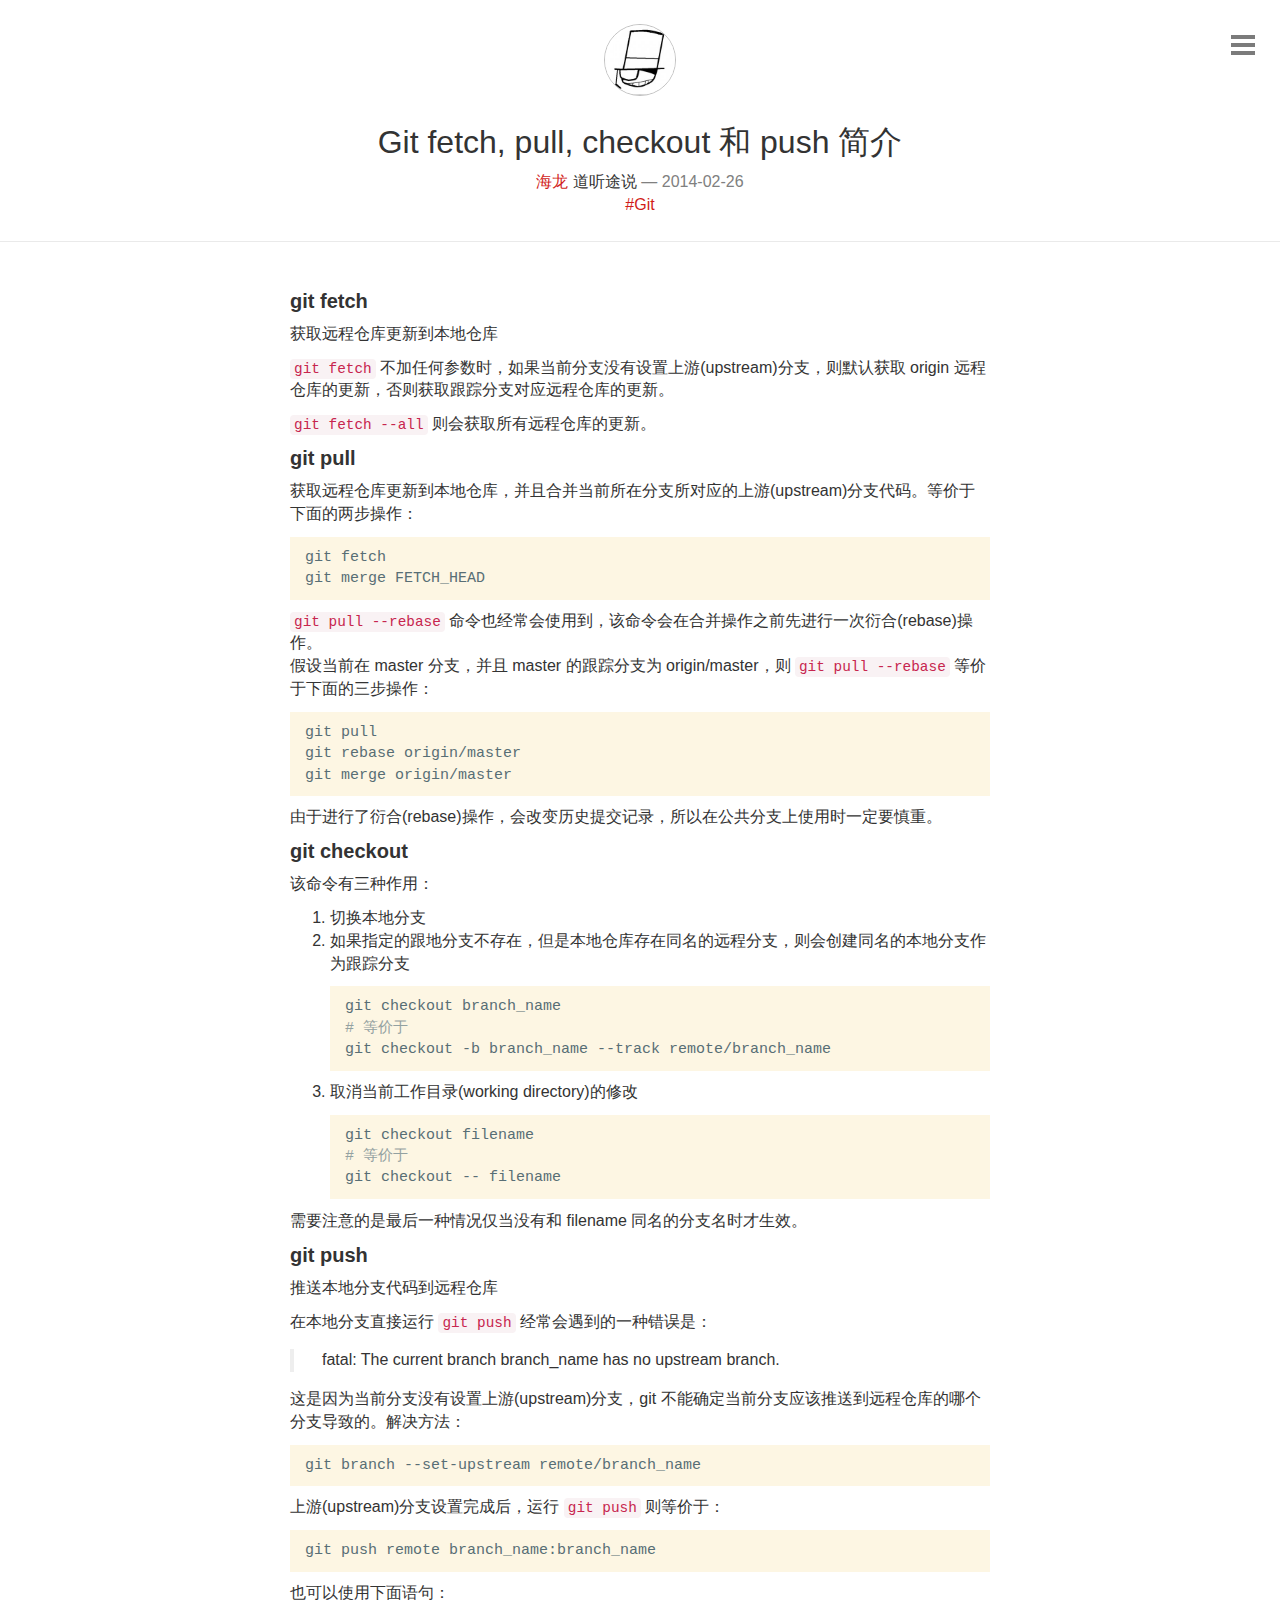
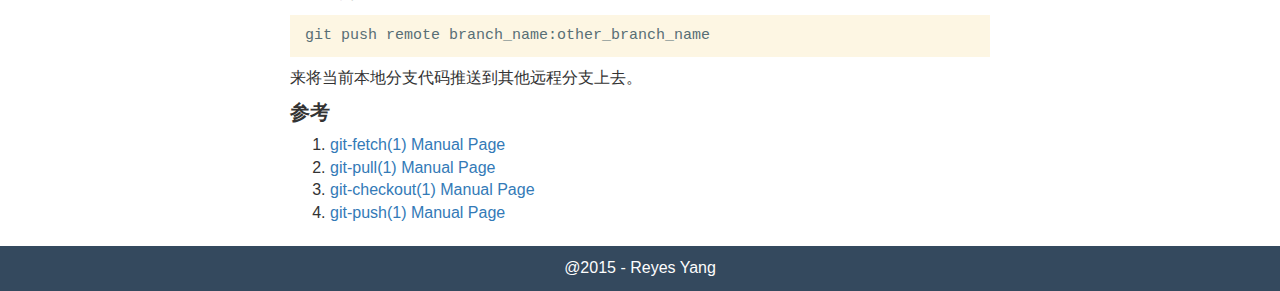
<file: 2014/02/26/git-fetch-pull-checkout-push-introduction.html>
<!DOCTYPE html>
<html lang="zh-Hans" class="han-init">
  <head>
	<!-- Meta -->
	<meta charset="UTF-8"/>
	<meta name="viewport" content="width=device-width, initial-scale=1.0">
	<meta name="generator" content="Jekyll">

  <title>
    
      Git fetch, pull, checkout 和 push 简介
    
  </title>

  <link type="text/css" rel="stylesheet" href="/assets/application-e52d6ffee73aedaf2222ac4a13b97231be980bddee56ad5c5cf387fb6e6b8ab7.css">

	<!-- RSS -->
	<link href="/atom.xml" type="application/atom+xml" rel="alternate" title="ATOM Feed" />
</head>


  <body>
    <div id="wrap">
      <!-- Navigation -->
      <nav id="nav">
  <div id="nav-list">
    <a href="/">首页</a>
    <a href="/archives/">文章</a>
    <a href="/about/">关于</a>
    <a href="/atom.xml">订阅</a>
    <a href="http://weibo.com/reyesyang">Weibo</a>
    <a href="https://twitter.com/reyesyang">Twitter</a>
    <a href="https://github.com/reyesyang">Github</a>
    <a href="mailto:reyes.yang@gmail.com">Gmail</a>
  </div>

  <footer>
	
	<span>version 1.1.0</span>

</footer>
</nav>

      <!-- Icon menu -->
      <a href="#" id="nav-menu">
        <div id="menu"></div>
      </a>

      <header id="header">
	<a href="/">
    <img src="/assets/conan-382cd5216f5adfdabb4b8d78b112daab7ca8937bf0cdd94b524a7167de64ece8.jpg" width="200" height="200" alt="conan.jpg">
	</a>
	<h1>Git fetch, pull, checkout 和 push 简介</h1>

	<div>
		<a class="author" href="/about">海龙</a> 道听途说

		
			<span class="datetime">
				— 2014-02-26
			</span>
		
	</div>

	
		<div class="tags">
			
				<span class="tag"> #Git </span>
			
		</div>
	
</header>


      <!-- Main content -->
      <div id="container">
        <main>
          <article id="post-page">
	<!-- <h1 class="title">
		Git fetch, pull, checkout 和 push 简介
	</h1> -->

	<!-- <time datetime="2014-02-26T00:00:00+08:00" class="by-line">
		26 Feb 2014
	</time> -->

	<div class="content">
		<h4 id="git-fetch">git fetch</h4>
<p>获取远程仓库更新到本地仓库</p>

<p><code class="highlighter-rouge">git fetch</code> 不加任何参数时，如果当前分支没有设置上游(upstream)分支，则默认获取 origin 远程仓库的更新，否则获取跟踪分支对应远程仓库的更新。</p>

<p><code class="highlighter-rouge">git fetch --all</code> 则会获取所有远程仓库的更新。</p>

<h4 id="git-pull">git pull</h4>
<p>获取远程仓库更新到本地仓库，并且合并当前所在分支所对应的上游(upstream)分支代码。等价于下面的两步操作：</p>

<div class="highlighter-rouge"><pre class="highlight"><code>git fetch
git merge FETCH_HEAD
</code></pre>
</div>

<p><code class="highlighter-rouge">git pull --rebase</code> 命令也经常会使用到，该命令会在合并操作之前先进行一次衍合(rebase)操作。<br />
假设当前在 master 分支，并且 master 的跟踪分支为 origin/master，则 <code class="highlighter-rouge">git pull --rebase</code> 等价于下面的三步操作：</p>

<div class="highlighter-rouge"><pre class="highlight"><code>git pull
git rebase origin/master
git merge origin/master
</code></pre>
</div>

<p>由于进行了衍合(rebase)操作，会改变历史提交记录，所以在公共分支上使用时一定要慎重。</p>

<h4 id="git-checkout">git checkout</h4>
<p>该命令有三种作用：</p>

<ol>
  <li>切换本地分支</li>
  <li>
    <p>如果指定的跟地分支不存在，但是本地仓库存在同名的远程分支，则会创建同名的本地分支作为跟踪分支</p>

    <div class="highlighter-rouge"><pre class="highlight"><code>git checkout branch_name
<span class="c"># 等价于</span>
git checkout -b branch_name --track remote/branch_name
</code></pre>
    </div>
  </li>
  <li>
    <p>取消当前工作目录(working directory)的修改</p>

    <div class="highlighter-rouge"><pre class="highlight"><code>git checkout filename
<span class="c"># 等价于</span>
git checkout -- filename
</code></pre>
    </div>
  </li>
</ol>

<p>需要注意的是最后一种情况仅当没有和 filename 同名的分支名时才生效。</p>

<h4 id="git-push">git push</h4>
<p>推送本地分支代码到远程仓库</p>

<p>在本地分支直接运行 <code class="highlighter-rouge">git push</code> 经常会遇到的一种错误是：</p>

<blockquote>
  <p>fatal: The current branch branch_name has no upstream branch.</p>
</blockquote>

<p>这是因为当前分支没有设置上游(upstream)分支，git 不能确定当前分支应该推送到远程仓库的哪个分支导致的。解决方法：</p>

<div class="highlighter-rouge"><pre class="highlight"><code>git branch --set-upstream remote/branch_name
</code></pre>
</div>

<p>上游(upstream)分支设置完成后，运行 <code class="highlighter-rouge">git push</code> 则等价于：</p>

<div class="highlighter-rouge"><pre class="highlight"><code>git push remote branch_name:branch_name
</code></pre>
</div>

<p>也可以使用下面语句：</p>

<div class="highlighter-rouge"><pre class="highlight"><code>git push remote branch_name:other_branch_name
</code></pre>
</div>

<p>来将当前本地分支代码推送到其他远程分支上去。</p>

<h4 id="section">参考</h4>

<ol>
  <li><a href="http://git-scm.com/docs/git-fetch">git-fetch(1) Manual Page</a></li>
  <li><a href="http://git-scm.com/docs/git-pull">git-pull(1) Manual Page</a></li>
  <li><a href="http://git-scm.com/docs/git-checkout">git-checkout(1) Manual Page</a></li>
  <li><a href="http://git-scm.com/docs/git-push">git-push(1) Manual Page</a></li>
</ol>

	</div>
</article>

        </main>

        <!-- Pagination links -->
        
      </div>

      <!-- Footer -->
      <footer><span>@2015 - Reyes Yang </span></footer>

    </div>

    <script type="text/javascript" src="/assets/application-9d3ab75bb0fc5b93c854a176b3aba0f9dfbbf964a4ae988f3c56116e1cb27d4a.js"></script>

  </body>
</html>
</file>
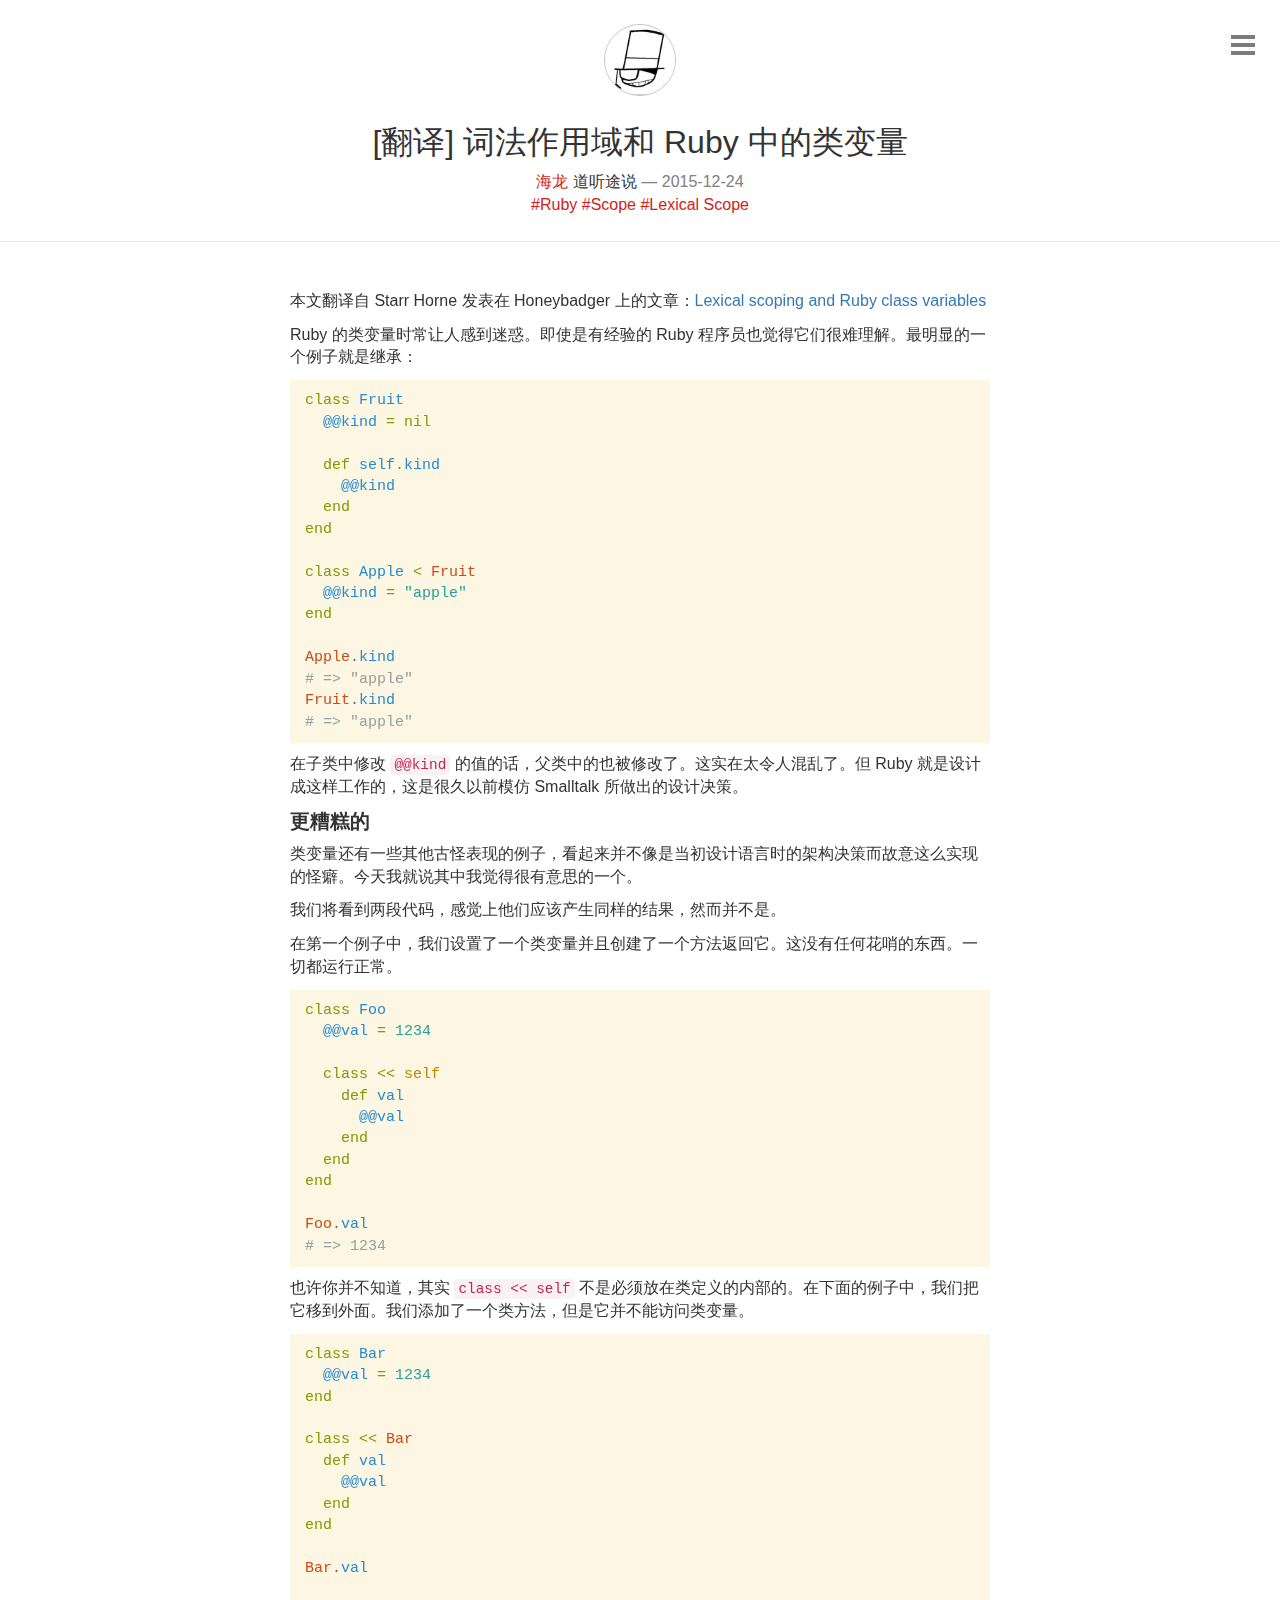
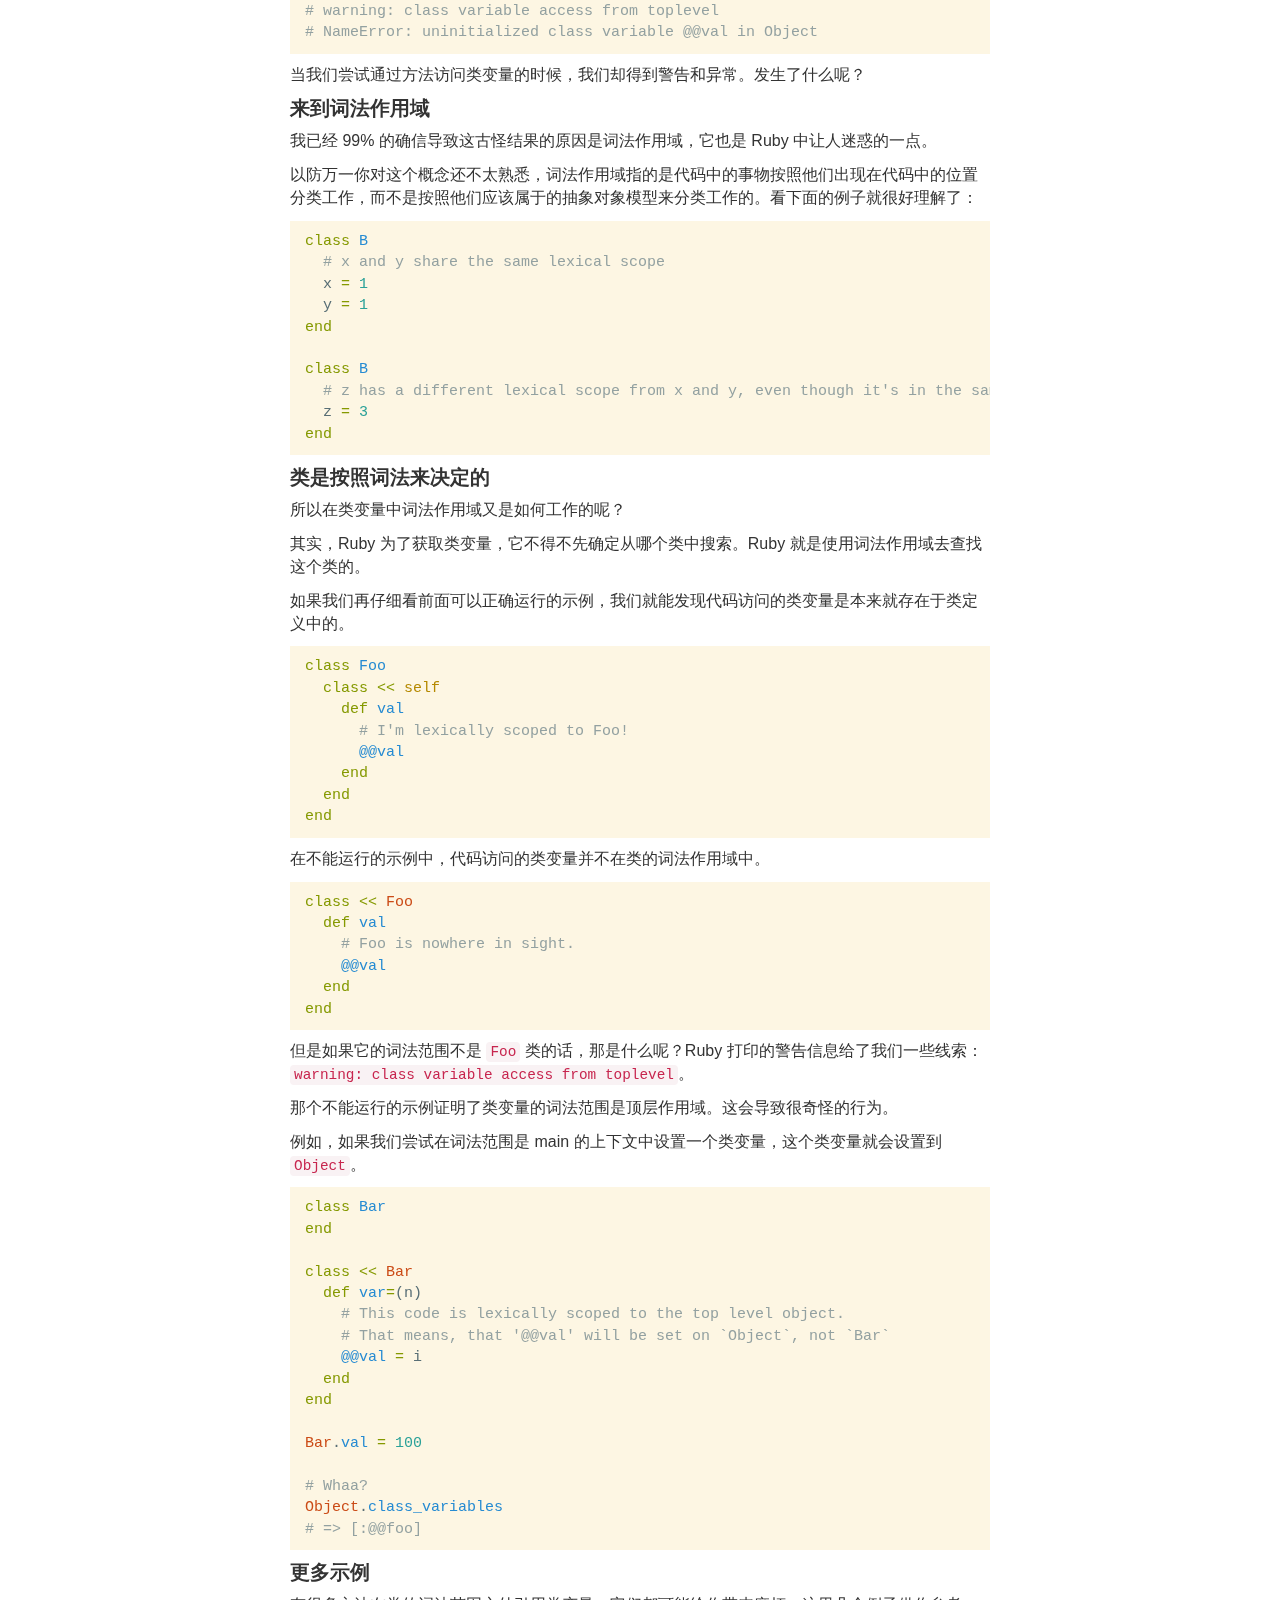
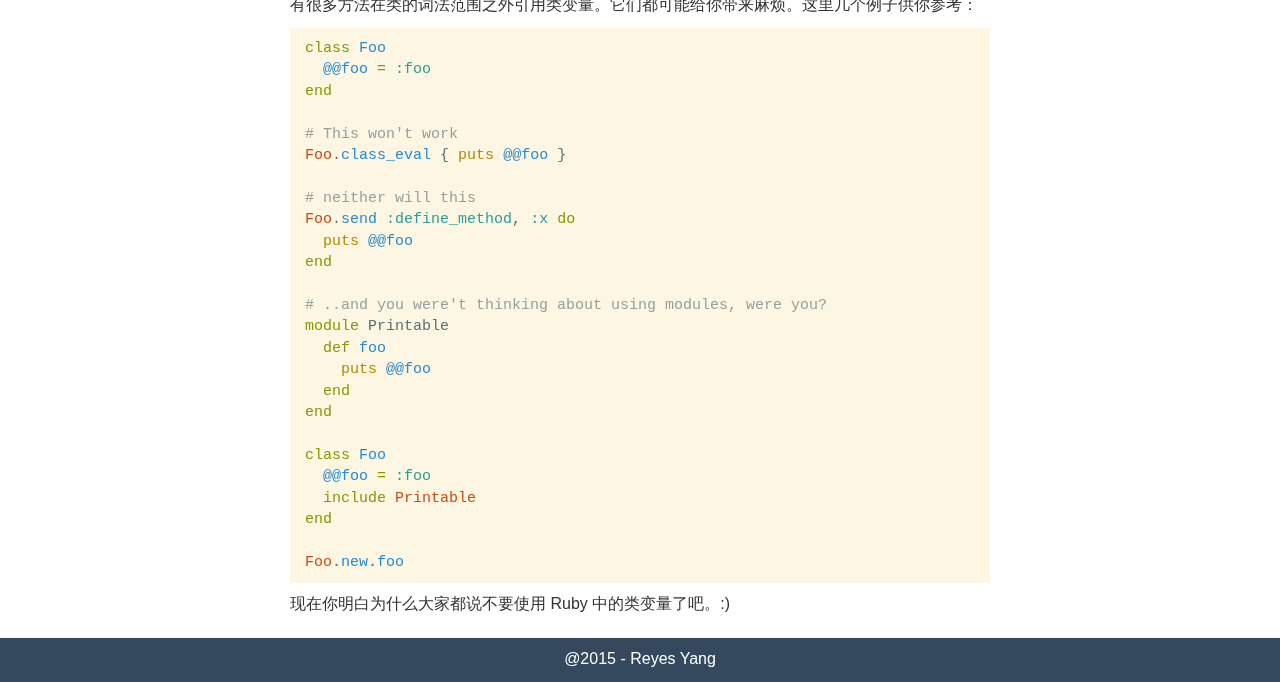
<file: 2015/12/24/lexical-scoping-and-ruby-class-variable.html>
<!DOCTYPE html>
<html lang="zh-Hans" class="han-init">
  <head>
	<!-- Meta -->
	<meta charset="UTF-8"/>
	<meta name="viewport" content="width=device-width, initial-scale=1.0">
	<meta name="generator" content="Jekyll">

  <title>
    
      [翻译] 词法作用域和 Ruby 中的类变量
    
  </title>

  <link type="text/css" rel="stylesheet" href="/assets/application-e52d6ffee73aedaf2222ac4a13b97231be980bddee56ad5c5cf387fb6e6b8ab7.css">

	<!-- RSS -->
	<link href="/atom.xml" type="application/atom+xml" rel="alternate" title="ATOM Feed" />
</head>


  <body>
    <div id="wrap">
      <!-- Navigation -->
      <nav id="nav">
  <div id="nav-list">
    <a href="/">首页</a>
    <a href="/archives/">文章</a>
    <a href="/about/">关于</a>
    <a href="/atom.xml">订阅</a>
    <a href="http://weibo.com/reyesyang">Weibo</a>
    <a href="https://twitter.com/reyesyang">Twitter</a>
    <a href="https://github.com/reyesyang">Github</a>
    <a href="mailto:reyes.yang@gmail.com">Gmail</a>
  </div>

  <footer>
	
	<span>version 1.1.0</span>

</footer>
</nav>

      <!-- Icon menu -->
      <a href="#" id="nav-menu">
        <div id="menu"></div>
      </a>

      <header id="header">
	<a href="/">
    <img src="/assets/conan-382cd5216f5adfdabb4b8d78b112daab7ca8937bf0cdd94b524a7167de64ece8.jpg" width="200" height="200" alt="conan.jpg">
	</a>
	<h1>[翻译] 词法作用域和 Ruby 中的类变量</h1>

	<div>
		<a class="author" href="/about">海龙</a> 道听途说

		
			<span class="datetime">
				— 2015-12-24
			</span>
		
	</div>

	
		<div class="tags">
			
				<span class="tag"> #Ruby </span>
			
				<span class="tag"> #Scope </span>
			
				<span class="tag"> #Lexical Scope </span>
			
		</div>
	
</header>


      <!-- Main content -->
      <div id="container">
        <main>
          <article id="post-page">
	<!-- <h1 class="title">
		[翻译] 词法作用域和 Ruby 中的类变量
	</h1> -->

	<!-- <time datetime="2015-12-24T00:00:00+08:00" class="by-line">
		24 Dec 2015
	</time> -->

	<div class="content">
		<p>本文翻译自 Starr Horne 发表在 Honeybadger 上的文章：<a href="http://blog.honeybadger.io/lexical-scoping-and-ruby-class-variables/">Lexical scoping and Ruby class variables</a></p>

<p>Ruby 的类变量时常让人感到迷惑。即使是有经验的 Ruby 程序员也觉得它们很难理解。最明显的一个例子就是继承：</p>

<div class="highlighter-rouge"><pre class="highlight"><code><span class="k">class</span> <span class="nc">Fruit</span>
  <span class="vc">@@kind</span> <span class="o">=</span> <span class="kp">nil</span>

  <span class="k">def</span> <span class="nc">self</span><span class="o">.</span><span class="nf">kind</span>
    <span class="vc">@@kind</span>
  <span class="k">end</span>
<span class="k">end</span>

<span class="k">class</span> <span class="nc">Apple</span> <span class="o">&lt;</span> <span class="no">Fruit</span>
  <span class="vc">@@kind</span> <span class="o">=</span> <span class="s2">"apple"</span>
<span class="k">end</span>

<span class="no">Apple</span><span class="p">.</span><span class="nf">kind</span>
<span class="c1"># =&gt; "apple"</span>
<span class="no">Fruit</span><span class="p">.</span><span class="nf">kind</span>
<span class="c1"># =&gt; "apple"</span>
</code></pre>
</div>

<p>在子类中修改 <code class="highlighter-rouge">@@kind</code> 的值的话，父类中的也被修改了。这实在太令人混乱了。但 Ruby 就是设计成这样工作的，这是很久以前模仿 Smalltalk 所做出的设计决策。</p>

<h4 id="section">更糟糕的</h4>

<p>类变量还有一些其他古怪表现的例子，看起来并不像是当初设计语言时的架构决策而故意这么实现的怪癖。今天我就说其中我觉得很有意思的一个。</p>

<p>我们将看到两段代码，感觉上他们应该产生同样的结果，然而并不是。</p>

<p>在第一个例子中，我们设置了一个类变量并且创建了一个方法返回它。这没有任何花哨的东西。一切都运行正常。</p>

<div class="highlighter-rouge"><pre class="highlight"><code><span class="k">class</span> <span class="nc">Foo</span>
  <span class="vc">@@val</span> <span class="o">=</span> <span class="mi">1234</span>

  <span class="k">class</span> <span class="o">&lt;&lt;</span> <span class="nb">self</span>
    <span class="k">def</span> <span class="nf">val</span>
      <span class="vc">@@val</span>
    <span class="k">end</span>
  <span class="k">end</span>
<span class="k">end</span>

<span class="no">Foo</span><span class="p">.</span><span class="nf">val</span>
<span class="c1"># =&gt; 1234</span>
</code></pre>
</div>

<p>也许你并不知道，其实 <code class="highlighter-rouge">class &lt;&lt; self</code> 不是必须放在类定义的内部的。在下面的例子中，我们把它移到外面。我们添加了一个类方法，但是它并不能访问类变量。</p>

<div class="highlighter-rouge"><pre class="highlight"><code><span class="k">class</span> <span class="nc">Bar</span>
  <span class="vc">@@val</span> <span class="o">=</span> <span class="mi">1234</span>
<span class="k">end</span>

<span class="k">class</span> <span class="o">&lt;&lt;</span> <span class="no">Bar</span>
  <span class="k">def</span> <span class="nf">val</span>
    <span class="vc">@@val</span>
  <span class="k">end</span>
<span class="k">end</span>

<span class="no">Bar</span><span class="p">.</span><span class="nf">val</span>

<span class="c1"># warning: class variable access from toplevel</span>
<span class="c1"># NameError: uninitialized class variable @@val in Object</span>
</code></pre>
</div>

<p>当我们尝试通过方法访问类变量的时候，我们却得到警告和异常。发生了什么呢？</p>

<h4 id="section-1">来到词法作用域</h4>

<p>我已经 99% 的确信导致这古怪结果的原因是词法作用域，它也是 Ruby 中让人迷惑的一点。</p>

<p>以防万一你对这个概念还不太熟悉，词法作用域指的是代码中的事物按照他们出现在代码中的位置分类工作，而不是按照他们应该属于的抽象对象模型来分类工作的。看下面的例子就很好理解了：</p>

<div class="highlighter-rouge"><pre class="highlight"><code><span class="k">class</span> <span class="nc">B</span>
  <span class="c1"># x and y share the same lexical scope</span>
  <span class="n">x</span> <span class="o">=</span> <span class="mi">1</span>
  <span class="n">y</span> <span class="o">=</span> <span class="mi">1</span>
<span class="k">end</span>

<span class="k">class</span> <span class="nc">B</span>
  <span class="c1"># z has a different lexical scope from x and y, even though it's in the same class</span>
  <span class="n">z</span> <span class="o">=</span> <span class="mi">3</span>
<span class="k">end</span>
</code></pre>
</div>

<h4 id="section-2">类是按照词法来决定的</h4>

<p>所以在类变量中词法作用域又是如何工作的呢？</p>

<p>其实，Ruby 为了获取类变量，它不得不先确定从哪个类中搜索。Ruby 就是使用词法作用域去查找这个类的。</p>

<p>如果我们再仔细看前面可以正确运行的示例，我们就能发现代码访问的类变量是本来就存在于类定义中的。</p>

<div class="highlighter-rouge"><pre class="highlight"><code><span class="k">class</span> <span class="nc">Foo</span>
  <span class="k">class</span> <span class="o">&lt;&lt;</span> <span class="nb">self</span>
    <span class="k">def</span> <span class="nf">val</span>
      <span class="c1"># I'm lexically scoped to Foo!</span>
      <span class="vc">@@val</span>
    <span class="k">end</span>
  <span class="k">end</span>
<span class="k">end</span>
</code></pre>
</div>

<p>在不能运行的示例中，代码访问的类变量并不在类的词法作用域中。</p>

<div class="highlighter-rouge"><pre class="highlight"><code><span class="k">class</span> <span class="o">&lt;&lt;</span> <span class="no">Foo</span>
  <span class="k">def</span> <span class="nf">val</span>
    <span class="c1"># Foo is nowhere in sight.</span>
    <span class="vc">@@val</span>
  <span class="k">end</span>
<span class="k">end</span>
</code></pre>
</div>

<p>但是如果它的词法范围不是 <code class="highlighter-rouge">Foo</code> 类的话，那是什么呢？Ruby 打印的警告信息给了我们一些线索：<code class="highlighter-rouge">warning: class variable access from toplevel</code>。</p>

<p>那个不能运行的示例证明了类变量的词法范围是顶层作用域。这会导致很奇怪的行为。</p>

<p>例如，如果我们尝试在词法范围是 main 的上下文中设置一个类变量，这个类变量就会设置到 <code class="highlighter-rouge">Object</code>。</p>

<div class="highlighter-rouge"><pre class="highlight"><code><span class="k">class</span> <span class="nc">Bar</span>
<span class="k">end</span>

<span class="k">class</span> <span class="o">&lt;&lt;</span> <span class="no">Bar</span>
  <span class="k">def</span> <span class="nf">var</span><span class="o">=</span><span class="p">(</span><span class="n">n</span><span class="p">)</span>
    <span class="c1"># This code is lexically scoped to the top level object.</span>
    <span class="c1"># That means, that '@@val' will be set on `Object`, not `Bar`</span>
    <span class="vc">@@val</span> <span class="o">=</span> <span class="n">i</span>
  <span class="k">end</span>
<span class="k">end</span>

<span class="no">Bar</span><span class="p">.</span><span class="nf">val</span> <span class="o">=</span> <span class="mi">100</span>

<span class="c1"># Whaa?</span>
<span class="no">Object</span><span class="p">.</span><span class="nf">class_variables</span>
<span class="c1"># =&gt; [:@@foo]</span>
</code></pre>
</div>

<h4 id="section-3">更多示例</h4>

<p>有很多方法在类的词法范围之外引用类变量。它们都可能给你带来麻烦。这里几个例子供你参考：</p>

<div class="highlighter-rouge"><pre class="highlight"><code><span class="k">class</span> <span class="nc">Foo</span>
  <span class="vc">@@foo</span> <span class="o">=</span> <span class="ss">:foo</span>
<span class="k">end</span>

<span class="c1"># This won't work</span>
<span class="no">Foo</span><span class="p">.</span><span class="nf">class_eval</span> <span class="p">{</span> <span class="nb">puts</span> <span class="vc">@@foo</span> <span class="p">}</span>

<span class="c1"># neither will this</span>
<span class="no">Foo</span><span class="p">.</span><span class="nf">send</span> <span class="ss">:define_method</span><span class="p">,</span> <span class="ss">:x</span> <span class="k">do</span>
  <span class="nb">puts</span> <span class="vc">@@foo</span>
<span class="k">end</span>

<span class="c1"># ..and you were't thinking about using modules, were you?</span>
<span class="k">module</span> <span class="nn">Printable</span>
  <span class="k">def</span> <span class="nf">foo</span>
    <span class="nb">puts</span> <span class="vc">@@foo</span>
  <span class="k">end</span>
<span class="k">end</span>

<span class="k">class</span> <span class="nc">Foo</span>
  <span class="vc">@@foo</span> <span class="o">=</span> <span class="ss">:foo</span>
  <span class="kp">include</span> <span class="no">Printable</span>
<span class="k">end</span>

<span class="no">Foo</span><span class="p">.</span><span class="nf">new</span><span class="p">.</span><span class="nf">foo</span>
</code></pre>
</div>

<p>现在你明白为什么大家都说不要使用 Ruby 中的类变量了吧。:)</p>

	</div>
</article>

        </main>

        <!-- Pagination links -->
        
      </div>

      <!-- Footer -->
      <footer><span>@2015 - Reyes Yang </span></footer>

    </div>

    <script type="text/javascript" src="/assets/application-9d3ab75bb0fc5b93c854a176b3aba0f9dfbbf964a4ae988f3c56116e1cb27d4a.js"></script>

  </body>
</html>
</file>
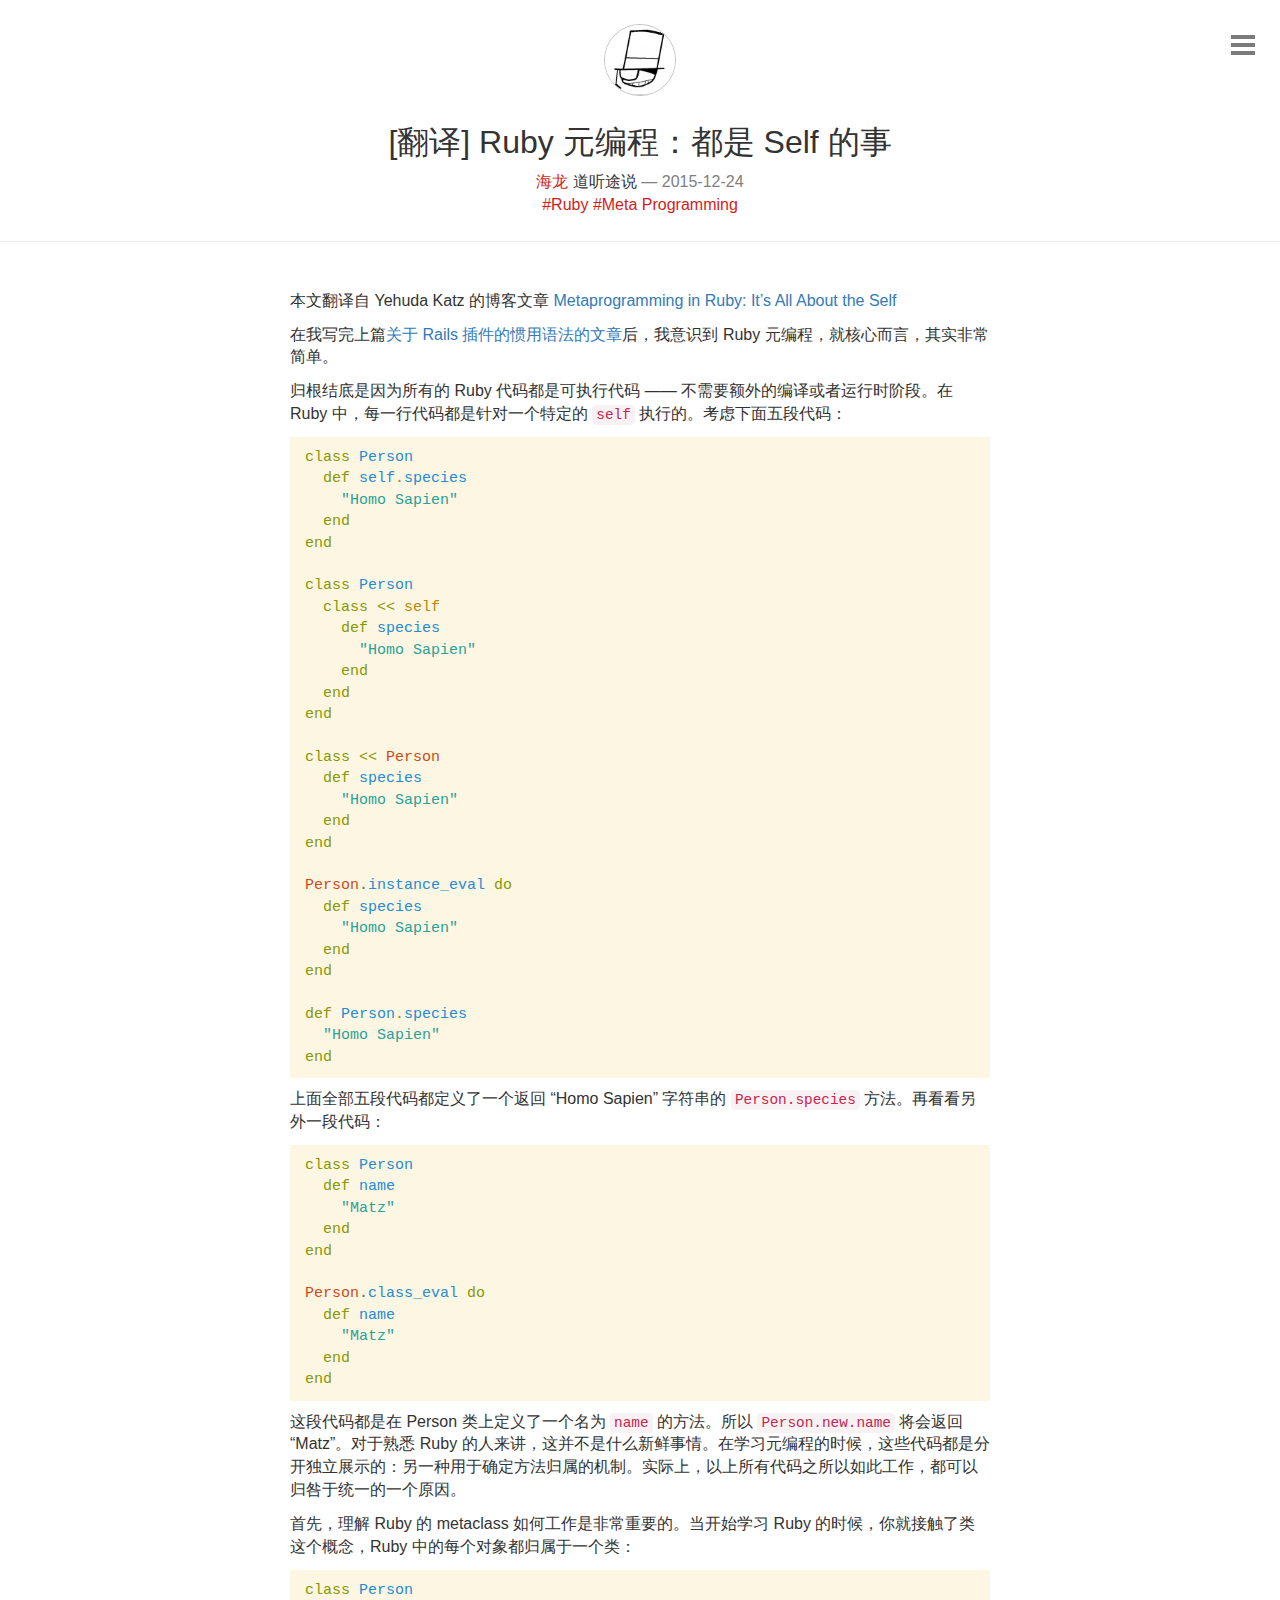
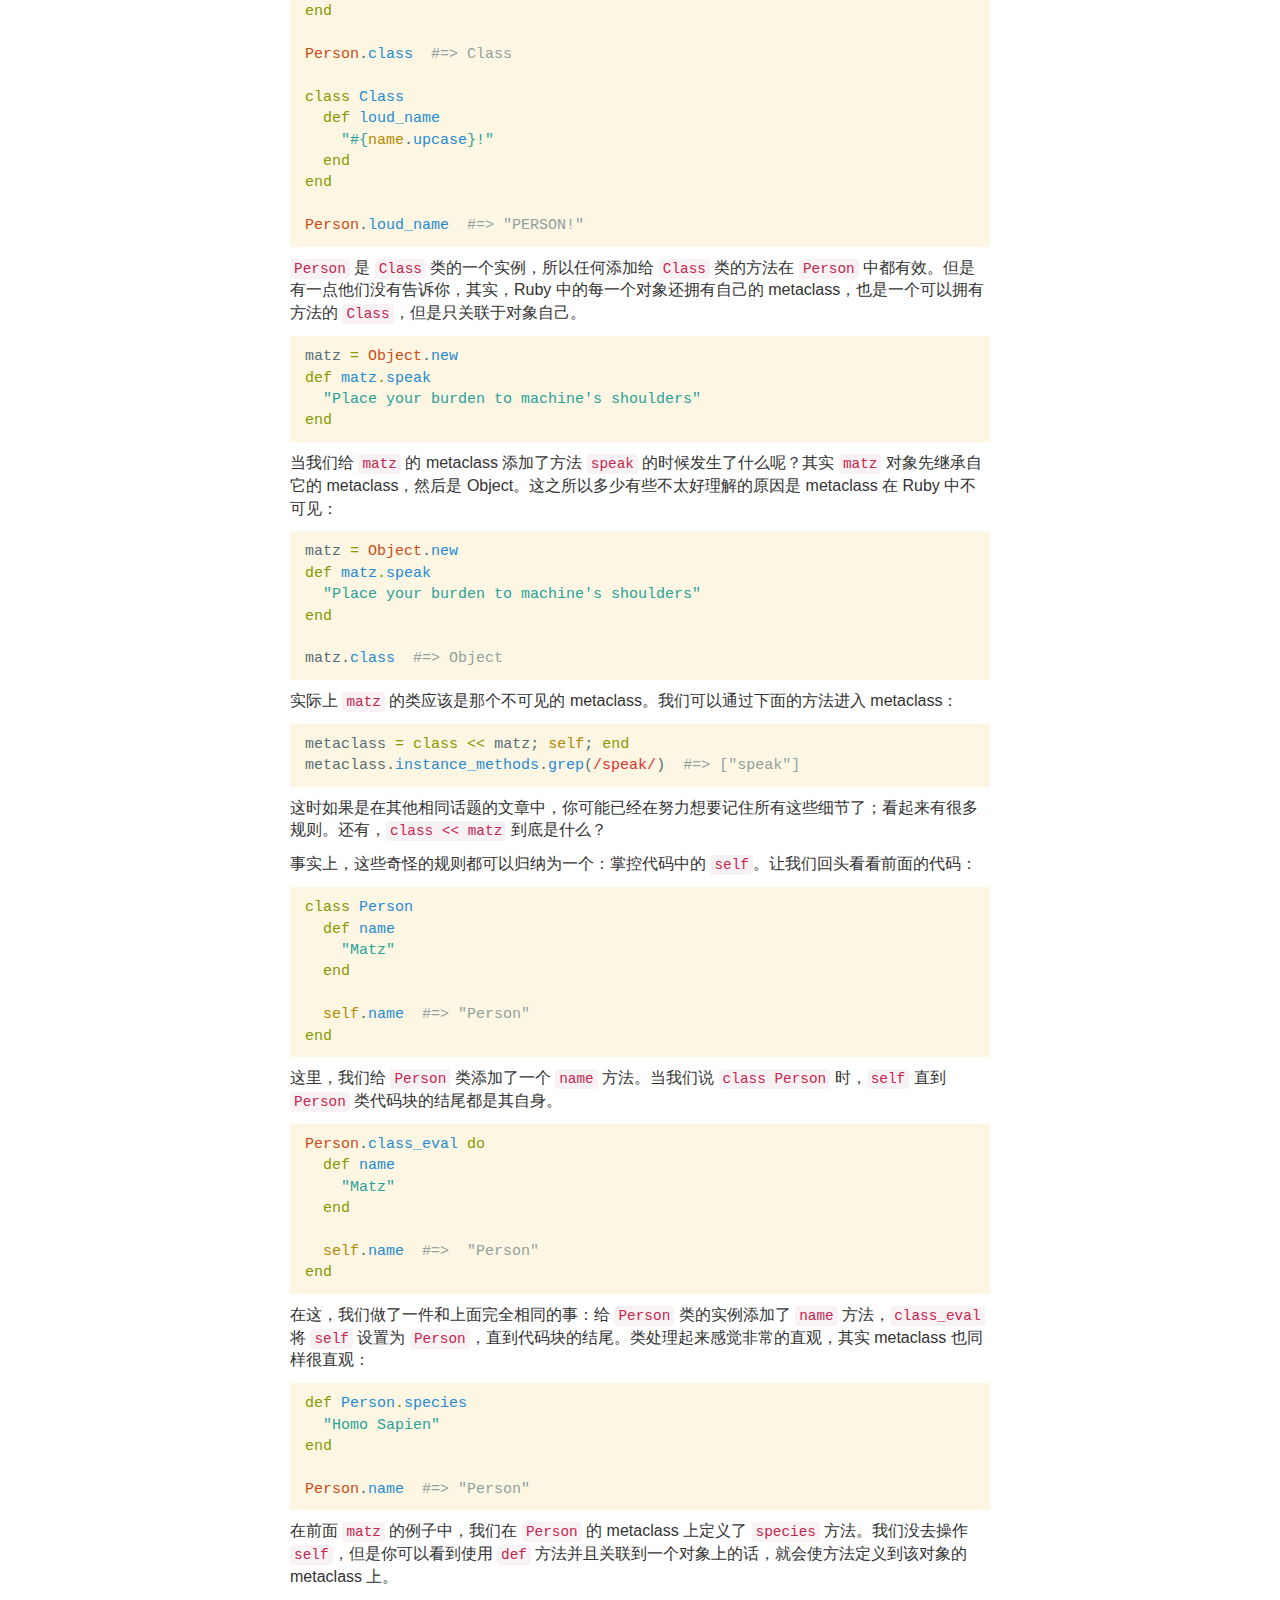
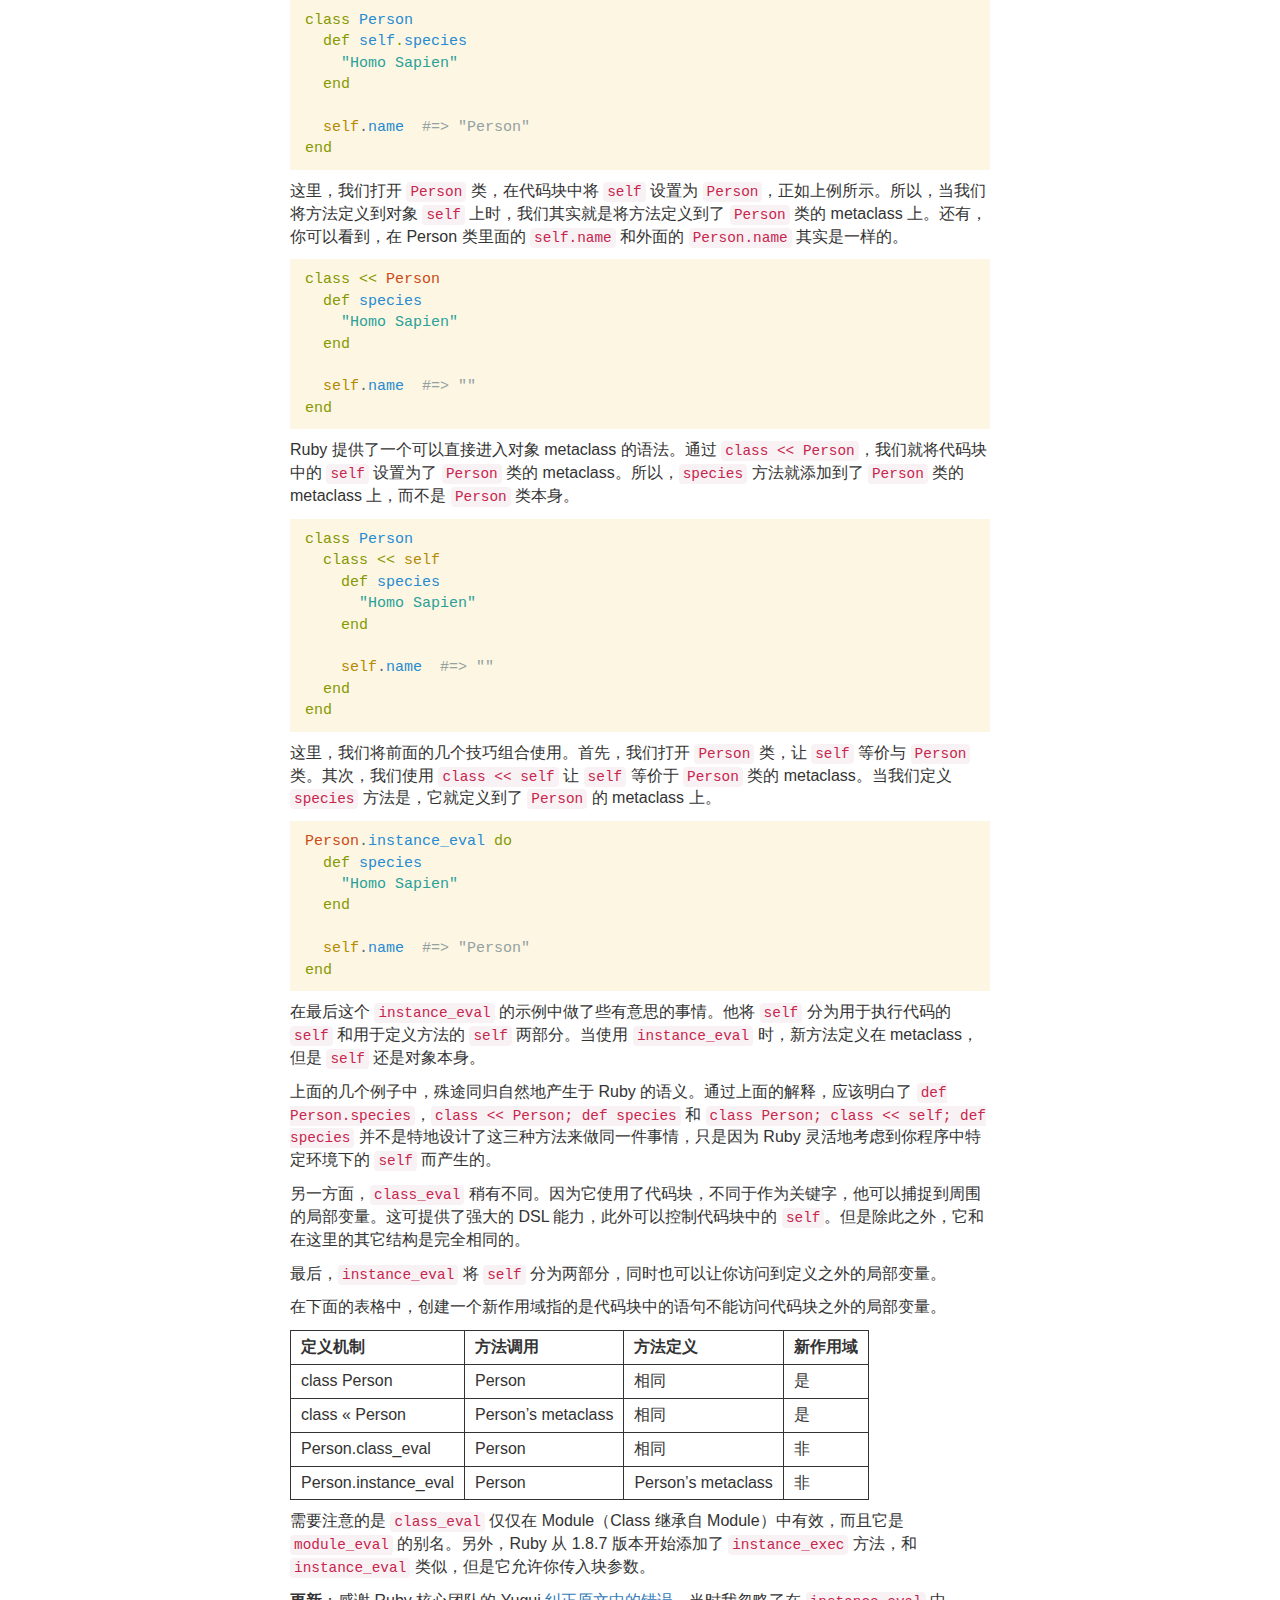
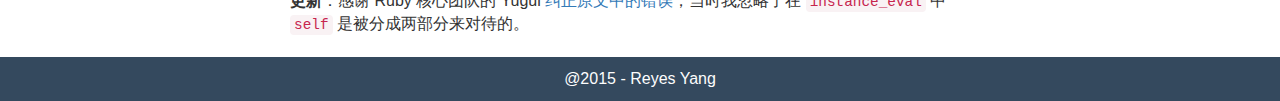
<file: 2015/12/24/metaprogramming-in-ruby-all-about-the-self.html>
<!DOCTYPE html>
<html lang="zh-Hans" class="han-init">
  <head>
	<!-- Meta -->
	<meta charset="UTF-8"/>
	<meta name="viewport" content="width=device-width, initial-scale=1.0">
	<meta name="generator" content="Jekyll">

  <title>
    
      [翻译] Ruby 元编程：都是 Self 的事
    
  </title>

  <link type="text/css" rel="stylesheet" href="/assets/application-e52d6ffee73aedaf2222ac4a13b97231be980bddee56ad5c5cf387fb6e6b8ab7.css">

	<!-- RSS -->
	<link href="/atom.xml" type="application/atom+xml" rel="alternate" title="ATOM Feed" />
</head>


  <body>
    <div id="wrap">
      <!-- Navigation -->
      <nav id="nav">
  <div id="nav-list">
    <a href="/">首页</a>
    <a href="/archives/">文章</a>
    <a href="/about/">关于</a>
    <a href="/atom.xml">订阅</a>
    <a href="http://weibo.com/reyesyang">Weibo</a>
    <a href="https://twitter.com/reyesyang">Twitter</a>
    <a href="https://github.com/reyesyang">Github</a>
    <a href="mailto:reyes.yang@gmail.com">Gmail</a>
  </div>

  <footer>
	
	<span>version 1.1.0</span>

</footer>
</nav>

      <!-- Icon menu -->
      <a href="#" id="nav-menu">
        <div id="menu"></div>
      </a>

      <header id="header">
	<a href="/">
    <img src="/assets/conan-382cd5216f5adfdabb4b8d78b112daab7ca8937bf0cdd94b524a7167de64ece8.jpg" width="200" height="200" alt="conan.jpg">
	</a>
	<h1>[翻译] Ruby 元编程：都是 Self 的事</h1>

	<div>
		<a class="author" href="/about">海龙</a> 道听途说

		
			<span class="datetime">
				— 2015-12-24
			</span>
		
	</div>

	
		<div class="tags">
			
				<span class="tag"> #Ruby </span>
			
				<span class="tag"> #Meta Programming </span>
			
		</div>
	
</header>


      <!-- Main content -->
      <div id="container">
        <main>
          <article id="post-page">
	<!-- <h1 class="title">
		[翻译] Ruby 元编程：都是 Self 的事
	</h1> -->

	<!-- <time datetime="2015-12-24T00:00:00+08:00" class="by-line">
		24 Dec 2015
	</time> -->

	<div class="content">
		<p>本文翻译自 Yehuda Katz 的博客文章 <a href="http://yehudakatz.com/2009/11/15/metaprogramming-in-ruby-its-all-about-the-self/">Metaprogramming in Ruby: It’s All About the Self</a></p>

<p>在我写完上篇<a href="http://yehudakatz.com/2009/11/12/better-ruby-idioms/">关于 Rails 插件的惯用语法的文章</a>后，我意识到 Ruby 元编程，就核心而言，其实非常简单。</p>

<p>归根结底是因为所有的 Ruby 代码都是可执行代码 —— 不需要额外的编译或者运行时阶段。在 Ruby 中，每一行代码都是针对一个特定的 <code class="highlighter-rouge">self</code> 执行的。考虑下面五段代码：</p>

<div class="highlighter-rouge"><pre class="highlight"><code><span class="k">class</span> <span class="nc">Person</span>
  <span class="k">def</span> <span class="nc">self</span><span class="o">.</span><span class="nf">species</span>
    <span class="s2">"Homo Sapien"</span>
  <span class="k">end</span>
<span class="k">end</span>

<span class="k">class</span> <span class="nc">Person</span>
  <span class="k">class</span> <span class="o">&lt;&lt;</span> <span class="nb">self</span>
    <span class="k">def</span> <span class="nf">species</span>
      <span class="s2">"Homo Sapien"</span>
    <span class="k">end</span>
  <span class="k">end</span>
<span class="k">end</span>

<span class="k">class</span> <span class="o">&lt;&lt;</span> <span class="no">Person</span>
  <span class="k">def</span> <span class="nf">species</span>
    <span class="s2">"Homo Sapien"</span>
  <span class="k">end</span>
<span class="k">end</span>

<span class="no">Person</span><span class="p">.</span><span class="nf">instance_eval</span> <span class="k">do</span>
  <span class="k">def</span> <span class="nf">species</span>
    <span class="s2">"Homo Sapien"</span>
  <span class="k">end</span>
<span class="k">end</span>

<span class="k">def</span> <span class="nc">Person</span><span class="o">.</span><span class="nf">species</span>
  <span class="s2">"Homo Sapien"</span>
<span class="k">end</span>
</code></pre>
</div>

<p>上面全部五段代码都定义了一个返回 “Homo Sapien” 字符串的 <code class="highlighter-rouge">Person.species</code> 方法。再看看另外一段代码：</p>

<div class="highlighter-rouge"><pre class="highlight"><code><span class="k">class</span> <span class="nc">Person</span>
  <span class="k">def</span> <span class="nf">name</span>
    <span class="s2">"Matz"</span>
  <span class="k">end</span>
<span class="k">end</span>

<span class="no">Person</span><span class="p">.</span><span class="nf">class_eval</span> <span class="k">do</span>
  <span class="k">def</span> <span class="nf">name</span>
    <span class="s2">"Matz"</span>
  <span class="k">end</span>
<span class="k">end</span>
</code></pre>
</div>

<p>这段代码都是在 Person 类上定义了一个名为 <code class="highlighter-rouge">name</code> 的方法。所以 <code class="highlighter-rouge">Person.new.name</code> 将会返回 “Matz”。对于熟悉 Ruby 的人来讲，这并不是什么新鲜事情。在学习元编程的时候，这些代码都是分开独立展示的：另一种用于确定方法归属的机制。实际上，以上所有代码之所以如此工作，都可以归咎于统一的一个原因。</p>

<p>首先，理解 Ruby 的 metaclass 如何工作是非常重要的。当开始学习 Ruby 的时候，你就接触了类这个概念，Ruby 中的每个对象都归属于一个类：</p>

<div class="highlighter-rouge"><pre class="highlight"><code><span class="k">class</span> <span class="nc">Person</span>
<span class="k">end</span>

<span class="no">Person</span><span class="p">.</span><span class="nf">class</span>  <span class="c1">#=&gt; Class</span>

<span class="k">class</span> <span class="nc">Class</span>
  <span class="k">def</span> <span class="nf">loud_name</span>
    <span class="s2">"</span><span class="si">#{</span><span class="nb">name</span><span class="p">.</span><span class="nf">upcase</span><span class="si">}</span><span class="s2">!"</span>
  <span class="k">end</span>
<span class="k">end</span>

<span class="no">Person</span><span class="p">.</span><span class="nf">loud_name</span>  <span class="c1">#=&gt; "PERSON!"</span>
</code></pre>
</div>

<p><code class="highlighter-rouge">Person</code> 是 <code class="highlighter-rouge">Class</code> 类的一个实例，所以任何添加给 <code class="highlighter-rouge">Class</code> 类的方法在 <code class="highlighter-rouge">Person</code> 中都有效。但是有一点他们没有告诉你，其实，Ruby 中的每一个对象还拥有自己的 metaclass，也是一个可以拥有方法的 <code class="highlighter-rouge">Class</code>，但是只关联于对象自己。</p>

<div class="highlighter-rouge"><pre class="highlight"><code><span class="n">matz</span> <span class="o">=</span> <span class="no">Object</span><span class="p">.</span><span class="nf">new</span>
<span class="k">def</span> <span class="nc">matz</span><span class="o">.</span><span class="nf">speak</span>
  <span class="s2">"Place your burden to machine's shoulders"</span>
<span class="k">end</span>
</code></pre>
</div>

<p>当我们给 <code class="highlighter-rouge">matz</code> 的 metaclass 添加了方法 <code class="highlighter-rouge">speak</code> 的时候发生了什么呢？其实 <code class="highlighter-rouge">matz</code> 对象先继承自它的 metaclass，然后是 Object。这之所以多少有些不太好理解的原因是 metaclass 在 Ruby 中不可见：</p>

<div class="highlighter-rouge"><pre class="highlight"><code><span class="n">matz</span> <span class="o">=</span> <span class="no">Object</span><span class="p">.</span><span class="nf">new</span>
<span class="k">def</span> <span class="nc">matz</span><span class="o">.</span><span class="nf">speak</span>
  <span class="s2">"Place your burden to machine's shoulders"</span>
<span class="k">end</span>

<span class="n">matz</span><span class="p">.</span><span class="nf">class</span>  <span class="c1">#=&gt; Object</span>
</code></pre>
</div>

<p>实际上 <code class="highlighter-rouge">matz</code> 的类应该是那个不可见的 metaclass。我们可以通过下面的方法进入 metaclass：</p>

<div class="highlighter-rouge"><pre class="highlight"><code><span class="n">metaclass</span> <span class="o">=</span> <span class="k">class</span> <span class="o">&lt;&lt;</span> <span class="n">matz</span><span class="p">;</span> <span class="nb">self</span><span class="p">;</span> <span class="k">end</span>
<span class="n">metaclass</span><span class="p">.</span><span class="nf">instance_methods</span><span class="p">.</span><span class="nf">grep</span><span class="p">(</span><span class="sr">/speak/</span><span class="p">)</span>  <span class="c1">#=&gt; ["speak"]</span>
</code></pre>
</div>

<p>这时如果是在其他相同话题的文章中，你可能已经在努力想要记住所有这些细节了；看起来有很多规则。还有，<code class="highlighter-rouge">class &lt;&lt; matz</code> 到底是什么？</p>

<p>事实上，这些奇怪的规则都可以归纳为一个：掌控代码中的 <code class="highlighter-rouge">self</code>。让我们回头看看前面的代码：</p>

<div class="highlighter-rouge"><pre class="highlight"><code><span class="k">class</span> <span class="nc">Person</span>
  <span class="k">def</span> <span class="nf">name</span>
    <span class="s2">"Matz"</span>
  <span class="k">end</span>

  <span class="nb">self</span><span class="p">.</span><span class="nf">name</span>  <span class="c1">#=&gt; "Person"</span>
<span class="k">end</span>
</code></pre>
</div>

<p>这里，我们给 <code class="highlighter-rouge">Person</code> 类添加了一个 <code class="highlighter-rouge">name</code> 方法。当我们说 <code class="highlighter-rouge">class Person</code> 时，<code class="highlighter-rouge">self</code> 直到 <code class="highlighter-rouge">Person</code> 类代码块的结尾都是其自身。</p>

<div class="highlighter-rouge"><pre class="highlight"><code><span class="no">Person</span><span class="p">.</span><span class="nf">class_eval</span> <span class="k">do</span>
  <span class="k">def</span> <span class="nf">name</span>
    <span class="s2">"Matz"</span>
  <span class="k">end</span>

  <span class="nb">self</span><span class="p">.</span><span class="nf">name</span>  <span class="c1">#=&gt;  "Person"</span>
<span class="k">end</span>
</code></pre>
</div>

<p>在这，我们做了一件和上面完全相同的事：给 <code class="highlighter-rouge">Person</code> 类的实例添加了 <code class="highlighter-rouge">name</code> 方法，<code class="highlighter-rouge">class_eval</code> 将 <code class="highlighter-rouge">self</code> 设置为 <code class="highlighter-rouge">Person</code>，直到代码块的结尾。类处理起来感觉非常的直观，其实 metaclass 也同样很直观：</p>

<div class="highlighter-rouge"><pre class="highlight"><code><span class="k">def</span> <span class="nc">Person</span><span class="o">.</span><span class="nf">species</span>
  <span class="s2">"Homo Sapien"</span>
<span class="k">end</span>

<span class="no">Person</span><span class="p">.</span><span class="nf">name</span>  <span class="c1">#=&gt; "Person"</span>
</code></pre>
</div>
<p>在前面 <code class="highlighter-rouge">matz</code> 的例子中，我们在 <code class="highlighter-rouge">Person</code> 的 metaclass 上定义了 <code class="highlighter-rouge">species</code> 方法。我们没去操作 <code class="highlighter-rouge">self</code>，但是你可以看到使用 <code class="highlighter-rouge">def</code> 方法并且关联到一个对象上的话，就会使方法定义到该对象的 metaclass 上。</p>

<div class="highlighter-rouge"><pre class="highlight"><code><span class="k">class</span> <span class="nc">Person</span>
  <span class="k">def</span> <span class="nc">self</span><span class="o">.</span><span class="nf">species</span>
    <span class="s2">"Homo Sapien"</span>
  <span class="k">end</span>

  <span class="nb">self</span><span class="p">.</span><span class="nf">name</span>  <span class="c1">#=&gt; "Person"</span>
<span class="k">end</span>
</code></pre>
</div>

<p>这里，我们打开 <code class="highlighter-rouge">Person</code> 类，在代码块中将 <code class="highlighter-rouge">self</code> 设置为 <code class="highlighter-rouge">Person</code>，正如上例所示。所以，当我们将方法定义到对象 <code class="highlighter-rouge">self</code> 上时，我们其实就是将方法定义到了 <code class="highlighter-rouge">Person</code> 类的 metaclass 上。还有，你可以看到，在 Person 类里面的 <code class="highlighter-rouge">self.name</code> 和外面的 <code class="highlighter-rouge">Person.name</code> 其实是一样的。</p>

<div class="highlighter-rouge"><pre class="highlight"><code><span class="k">class</span> <span class="o">&lt;&lt;</span> <span class="no">Person</span>
  <span class="k">def</span> <span class="nf">species</span>
    <span class="s2">"Homo Sapien"</span>
  <span class="k">end</span>

  <span class="nb">self</span><span class="p">.</span><span class="nf">name</span>  <span class="c1">#=&gt; ""</span>
<span class="k">end</span>
</code></pre>
</div>

<p>Ruby 提供了一个可以直接进入对象 metaclass 的语法。通过 <code class="highlighter-rouge">class &lt;&lt; Person</code>，我们就将代码块中的 <code class="highlighter-rouge">self</code> 设置为了 <code class="highlighter-rouge">Person</code> 类的 metaclass。所以，<code class="highlighter-rouge">species</code> 方法就添加到了 <code class="highlighter-rouge">Person</code> 类的 metaclass 上，而不是 <code class="highlighter-rouge">Person</code> 类本身。</p>

<div class="highlighter-rouge"><pre class="highlight"><code><span class="k">class</span> <span class="nc">Person</span>
  <span class="k">class</span> <span class="o">&lt;&lt;</span> <span class="nb">self</span>
    <span class="k">def</span> <span class="nf">species</span>
      <span class="s2">"Homo Sapien"</span>
    <span class="k">end</span>

    <span class="nb">self</span><span class="p">.</span><span class="nf">name</span>  <span class="c1">#=&gt; ""</span>
  <span class="k">end</span>
<span class="k">end</span>
</code></pre>
</div>

<p>这里，我们将前面的几个技巧组合使用。首先，我们打开 <code class="highlighter-rouge">Person</code> 类，让 <code class="highlighter-rouge">self</code> 等价与 <code class="highlighter-rouge">Person</code> 类。其次，我们使用 <code class="highlighter-rouge">class &lt;&lt; self</code> 让 <code class="highlighter-rouge">self</code> 等价于 <code class="highlighter-rouge">Person</code> 类的 metaclass。当我们定义 <code class="highlighter-rouge">species</code> 方法是，它就定义到了 <code class="highlighter-rouge">Person</code> 的 metaclass 上。</p>

<div class="highlighter-rouge"><pre class="highlight"><code><span class="no">Person</span><span class="p">.</span><span class="nf">instance_eval</span> <span class="k">do</span>
  <span class="k">def</span> <span class="nf">species</span>
    <span class="s2">"Homo Sapien"</span>
  <span class="k">end</span>

  <span class="nb">self</span><span class="p">.</span><span class="nf">name</span>  <span class="c1">#=&gt; "Person"</span>
<span class="k">end</span>
</code></pre>
</div>

<p>在最后这个 <code class="highlighter-rouge">instance_eval</code> 的示例中做了些有意思的事情。他将 <code class="highlighter-rouge">self</code> 分为用于执行代码的 <code class="highlighter-rouge">self</code> 和用于定义方法的 <code class="highlighter-rouge">self</code> 两部分。当使用 <code class="highlighter-rouge">instance_eval</code> 时，新方法定义在 metaclass，但是 <code class="highlighter-rouge">self</code> 还是对象本身。</p>

<p>上面的几个例子中，殊途同归自然地产生于 Ruby 的语义。通过上面的解释，应该明白了 <code class="highlighter-rouge">def Person.species</code>，<code class="highlighter-rouge">class &lt;&lt; Person; def species</code> 和 <code class="highlighter-rouge">class Person; class &lt;&lt; self; def species</code> 并不是特地设计了这三种方法来做同一件事情，只是因为 Ruby 灵活地考虑到你程序中特定环境下的 <code class="highlighter-rouge">self</code> 而产生的。</p>

<p>另一方面，<code class="highlighter-rouge">class_eval</code> 稍有不同。因为它使用了代码块，不同于作为关键字，他可以捕捉到周围的局部变量。这可提供了强大的 DSL 能力，此外可以控制代码块中的 <code class="highlighter-rouge">self</code>。但是除此之外，它和在这里的其它结构是完全相同的。</p>

<p>最后，<code class="highlighter-rouge">instance_eval</code> 将 <code class="highlighter-rouge">self</code> 分为两部分，同时也可以让你访问到定义之外的局部变量。</p>

<p>在下面的表格中，创建一个新作用域指的是代码块中的语句不能访问代码块之外的局部变量。</p>

<table>
  <thead>
    <tr>
      <th>定义机制</th>
      <th>方法调用</th>
      <th>方法定义</th>
      <th>新作用域</th>
    </tr>
  </thead>
  <tbody>
    <tr>
      <td>class Person</td>
      <td>Person</td>
      <td>相同</td>
      <td>是</td>
    </tr>
    <tr>
      <td>class « Person</td>
      <td>Person’s metaclass</td>
      <td>相同</td>
      <td>是</td>
    </tr>
    <tr>
      <td>Person.class_eval</td>
      <td>Person</td>
      <td>相同</td>
      <td>非</td>
    </tr>
    <tr>
      <td>Person.instance_eval</td>
      <td>Person</td>
      <td>Person’s metaclass</td>
      <td>非</td>
    </tr>
  </tbody>
</table>

<p>需要注意的是 <code class="highlighter-rouge">class_eval</code> 仅仅在 Module（Class 继承自 Module）中有效，而且它是 <code class="highlighter-rouge">module_eval</code> 的别名。另外，Ruby 从 1.8.7 版本开始添加了 <code class="highlighter-rouge">instance_exec</code> 方法，和 <code class="highlighter-rouge">instance_eval</code> 类似，但是它允许你传入块参数。</p>

<p><strong>更新</strong>：感谢 Ruby 核心团队的 Yugui <a href="http://yugui.jp/articles/846">纠正原文中的错误</a>，当时我忽略了在 <code class="highlighter-rouge">instance_eval</code> 中 <code class="highlighter-rouge">self</code> 是被分成两部分来对待的。</p>

	</div>
</article>

        </main>

        <!-- Pagination links -->
        
      </div>

      <!-- Footer -->
      <footer><span>@2015 - Reyes Yang </span></footer>

    </div>

    <script type="text/javascript" src="/assets/application-9d3ab75bb0fc5b93c854a176b3aba0f9dfbbf964a4ae988f3c56116e1cb27d4a.js"></script>

  </body>
</html>
</file>
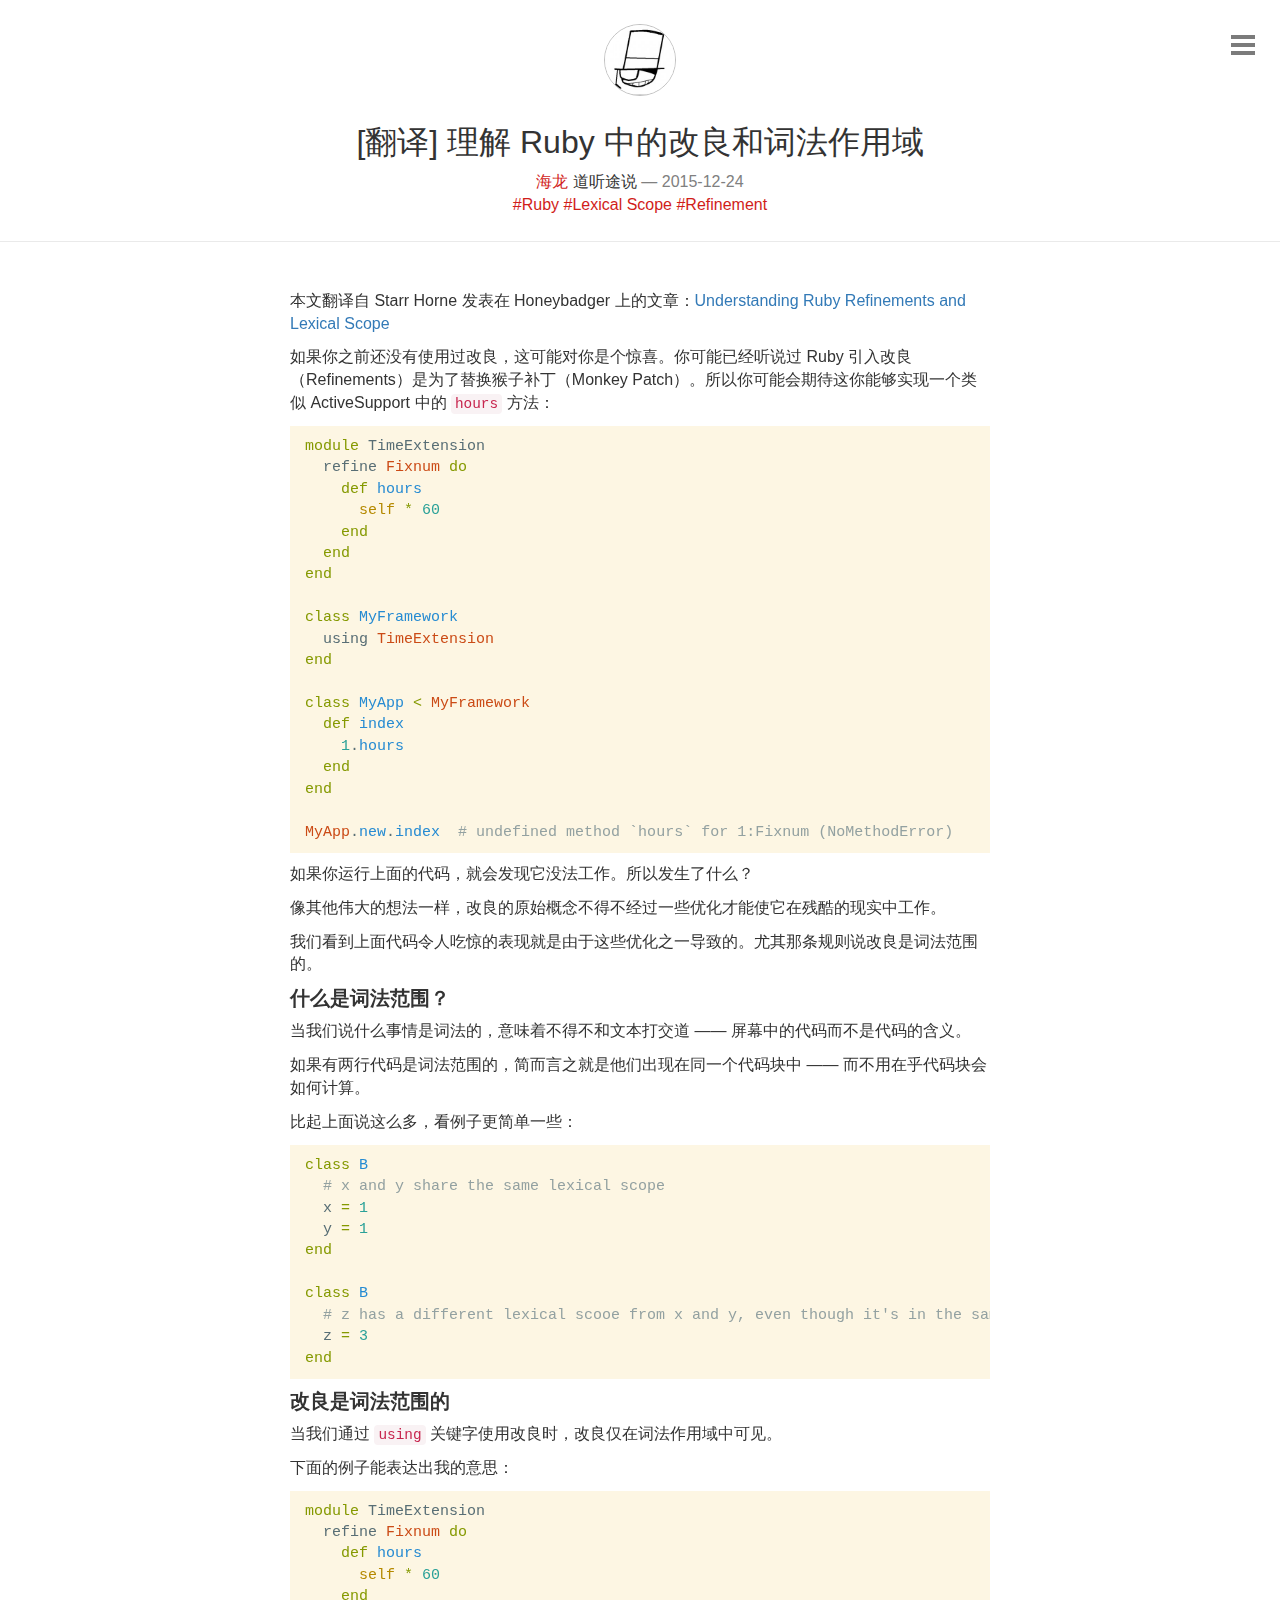
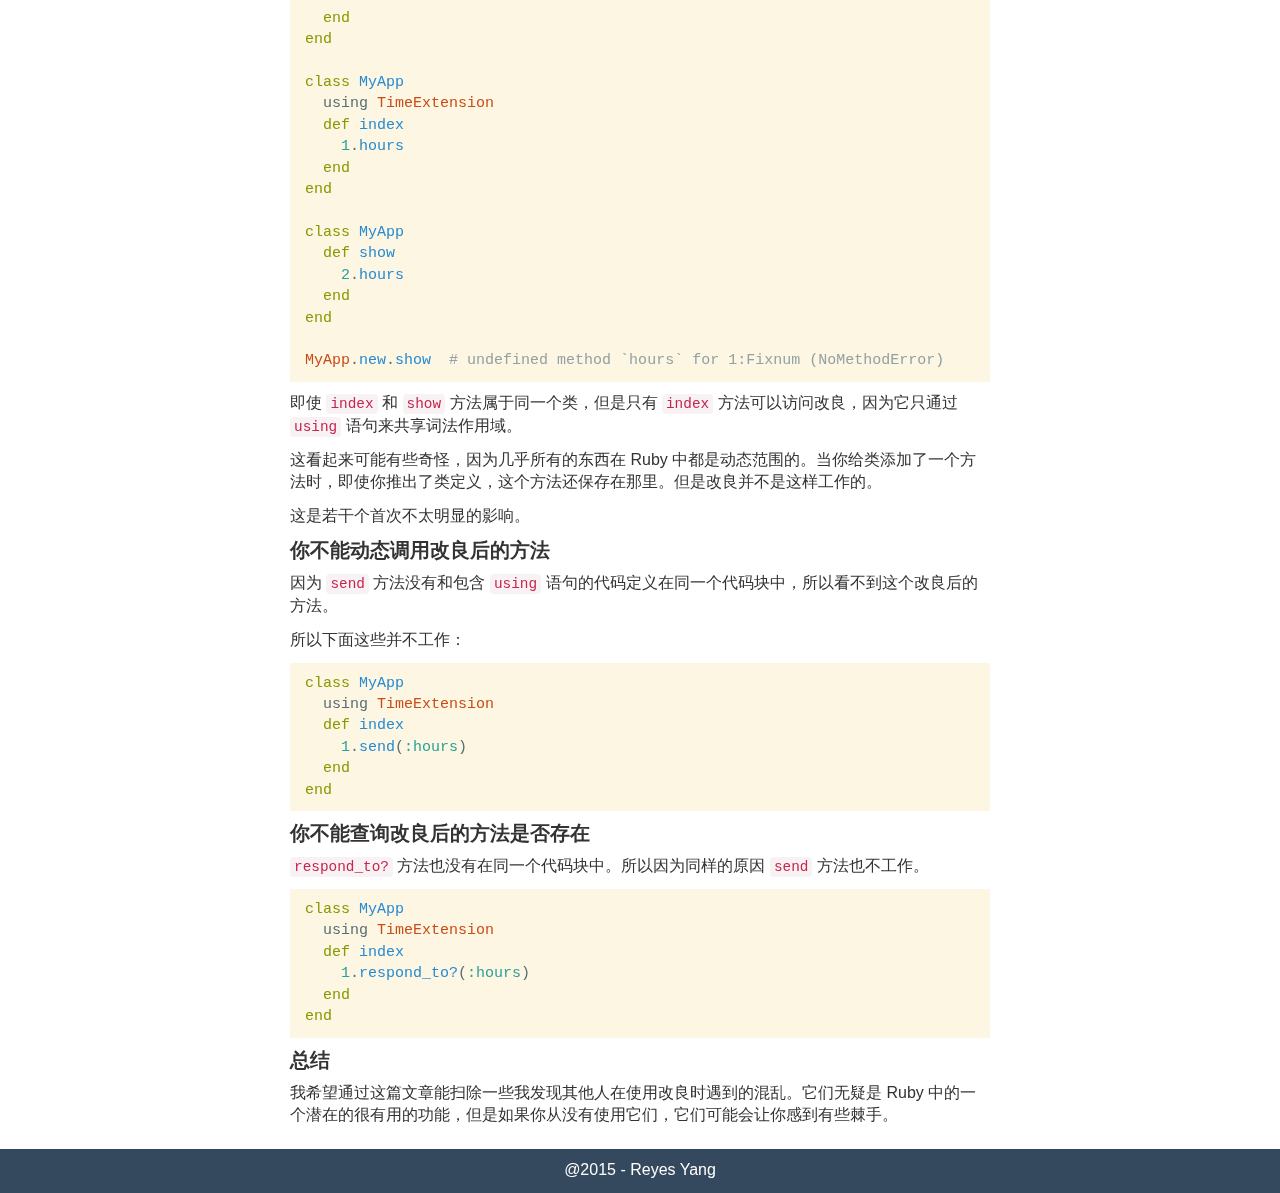
<file: 2015/12/24/understanding-ruby-refinements-and-lexical-scope.html>
<!DOCTYPE html>
<html lang="zh-Hans" class="han-init">
  <head>
	<!-- Meta -->
	<meta charset="UTF-8"/>
	<meta name="viewport" content="width=device-width, initial-scale=1.0">
	<meta name="generator" content="Jekyll">

  <title>
    
      [翻译] 理解 Ruby 中的改良和词法作用域
    
  </title>

  <link type="text/css" rel="stylesheet" href="/assets/application-e52d6ffee73aedaf2222ac4a13b97231be980bddee56ad5c5cf387fb6e6b8ab7.css">

	<!-- RSS -->
	<link href="/atom.xml" type="application/atom+xml" rel="alternate" title="ATOM Feed" />
</head>


  <body>
    <div id="wrap">
      <!-- Navigation -->
      <nav id="nav">
  <div id="nav-list">
    <a href="/">首页</a>
    <a href="/archives/">文章</a>
    <a href="/about/">关于</a>
    <a href="/atom.xml">订阅</a>
    <a href="http://weibo.com/reyesyang">Weibo</a>
    <a href="https://twitter.com/reyesyang">Twitter</a>
    <a href="https://github.com/reyesyang">Github</a>
    <a href="mailto:reyes.yang@gmail.com">Gmail</a>
  </div>

  <footer>
	
	<span>version 1.1.0</span>

</footer>
</nav>

      <!-- Icon menu -->
      <a href="#" id="nav-menu">
        <div id="menu"></div>
      </a>

      <header id="header">
	<a href="/">
    <img src="/assets/conan-382cd5216f5adfdabb4b8d78b112daab7ca8937bf0cdd94b524a7167de64ece8.jpg" width="200" height="200" alt="conan.jpg">
	</a>
	<h1>[翻译] 理解 Ruby 中的改良和词法作用域</h1>

	<div>
		<a class="author" href="/about">海龙</a> 道听途说

		
			<span class="datetime">
				— 2015-12-24
			</span>
		
	</div>

	
		<div class="tags">
			
				<span class="tag"> #Ruby </span>
			
				<span class="tag"> #Lexical Scope </span>
			
				<span class="tag"> #Refinement </span>
			
		</div>
	
</header>


      <!-- Main content -->
      <div id="container">
        <main>
          <article id="post-page">
	<!-- <h1 class="title">
		[翻译] 理解 Ruby 中的改良和词法作用域
	</h1> -->

	<!-- <time datetime="2015-12-24T00:00:00+08:00" class="by-line">
		24 Dec 2015
	</time> -->

	<div class="content">
		<p>本文翻译自 Starr Horne 发表在 Honeybadger 上的文章：<a href="http://blog.honeybadger.io/understanding-ruby-refinements-and-lexical-scope/">Understanding Ruby Refinements and Lexical Scope</a></p>

<p>如果你之前还没有使用过改良，这可能对你是个惊喜。你可能已经听说过 Ruby 引入改良（Refinements）是为了替换猴子补丁（Monkey Patch）。所以你可能会期待这你能够实现一个类似 ActiveSupport 中的 <code class="highlighter-rouge">hours</code> 方法：</p>

<div class="highlighter-rouge"><pre class="highlight"><code><span class="k">module</span> <span class="nn">TimeExtension</span>
  <span class="n">refine</span> <span class="no">Fixnum</span> <span class="k">do</span>
    <span class="k">def</span> <span class="nf">hours</span>
      <span class="nb">self</span> <span class="o">*</span> <span class="mi">60</span>
    <span class="k">end</span>
  <span class="k">end</span>
<span class="k">end</span>

<span class="k">class</span> <span class="nc">MyFramework</span>
  <span class="n">using</span> <span class="no">TimeExtension</span>
<span class="k">end</span>

<span class="k">class</span> <span class="nc">MyApp</span> <span class="o">&lt;</span> <span class="no">MyFramework</span>
  <span class="k">def</span> <span class="nf">index</span>
    <span class="mi">1</span><span class="p">.</span><span class="nf">hours</span>
  <span class="k">end</span>
<span class="k">end</span>

<span class="no">MyApp</span><span class="p">.</span><span class="nf">new</span><span class="p">.</span><span class="nf">index</span>  <span class="c1"># undefined method `hours` for 1:Fixnum (NoMethodError)</span>
</code></pre>
</div>

<p>如果你运行上面的代码，就会发现它没法工作。所以发生了什么？</p>

<p>像其他伟大的想法一样，改良的原始概念不得不经过一些优化才能使它在残酷的现实中工作。</p>

<p>我们看到上面代码令人吃惊的表现就是由于这些优化之一导致的。尤其那条规则说改良是词法范围的。</p>

<h4 id="section">什么是词法范围？</h4>

<p>当我们说什么事情是词法的，意味着不得不和文本打交道 —— 屏幕中的代码而不是代码的含义。</p>

<p>如果有两行代码是词法范围的，简而言之就是他们出现在同一个代码块中 —— 而不用在乎代码块会如何计算。</p>

<p>比起上面说这么多，看例子更简单一些：</p>

<div class="highlighter-rouge"><pre class="highlight"><code><span class="k">class</span> <span class="nc">B</span>
  <span class="c1"># x and y share the same lexical scope</span>
  <span class="n">x</span> <span class="o">=</span> <span class="mi">1</span>
  <span class="n">y</span> <span class="o">=</span> <span class="mi">1</span>
<span class="k">end</span>

<span class="k">class</span> <span class="nc">B</span>
  <span class="c1"># z has a different lexical scooe from x and y, even though it's in the same class.</span>
  <span class="n">z</span> <span class="o">=</span> <span class="mi">3</span>
<span class="k">end</span>
</code></pre>
</div>

<h4 id="section-1">改良是词法范围的</h4>

<p>当我们通过 <code class="highlighter-rouge">using</code> 关键字使用改良时，改良仅在词法作用域中可见。</p>

<p>下面的例子能表达出我的意思：</p>

<div class="highlighter-rouge"><pre class="highlight"><code><span class="k">module</span> <span class="nn">TimeExtension</span>
  <span class="n">refine</span> <span class="no">Fixnum</span> <span class="k">do</span>
    <span class="k">def</span> <span class="nf">hours</span>
      <span class="nb">self</span> <span class="o">*</span> <span class="mi">60</span>
    <span class="k">end</span>
  <span class="k">end</span>
<span class="k">end</span>

<span class="k">class</span> <span class="nc">MyApp</span>
  <span class="n">using</span> <span class="no">TimeExtension</span>
  <span class="k">def</span> <span class="nf">index</span>
    <span class="mi">1</span><span class="p">.</span><span class="nf">hours</span>
  <span class="k">end</span>
<span class="k">end</span>

<span class="k">class</span> <span class="nc">MyApp</span>
  <span class="k">def</span> <span class="nf">show</span>
    <span class="mi">2</span><span class="p">.</span><span class="nf">hours</span>
  <span class="k">end</span>
<span class="k">end</span>

<span class="no">MyApp</span><span class="p">.</span><span class="nf">new</span><span class="p">.</span><span class="nf">show</span>  <span class="c1"># undefined method `hours` for 1:Fixnum (NoMethodError)</span>
</code></pre>
</div>

<p>即使 <code class="highlighter-rouge">index</code> 和 <code class="highlighter-rouge">show</code> 方法属于同一个类，但是只有 <code class="highlighter-rouge">index</code> 方法可以访问改良，因为它只通过 <code class="highlighter-rouge">using</code> 语句来共享词法作用域。</p>

<p>这看起来可能有些奇怪，因为几乎所有的东西在 Ruby 中都是动态范围的。当你给类添加了一个方法时，即使你推出了类定义，这个方法还保存在那里。但是改良并不是这样工作的。</p>

<p>这是若干个首次不太明显的影响。</p>

<h4 id="section-2">你不能动态调用改良后的方法</h4>

<p>因为 <code class="highlighter-rouge">send</code> 方法没有和包含 <code class="highlighter-rouge">using</code> 语句的代码定义在同一个代码块中，所以看不到这个改良后的方法。</p>

<p>所以下面这些并不工作：</p>

<div class="highlighter-rouge"><pre class="highlight"><code><span class="k">class</span> <span class="nc">MyApp</span>
  <span class="n">using</span> <span class="no">TimeExtension</span>
  <span class="k">def</span> <span class="nf">index</span>
    <span class="mi">1</span><span class="p">.</span><span class="nf">send</span><span class="p">(</span><span class="ss">:hours</span><span class="p">)</span>
  <span class="k">end</span>
<span class="k">end</span>
</code></pre>
</div>

<h4 id="section-3">你不能查询改良后的方法是否存在</h4>

<p><code class="highlighter-rouge">respond_to?</code> 方法也没有在同一个代码块中。所以因为同样的原因 <code class="highlighter-rouge">send</code> 方法也不工作。</p>

<div class="highlighter-rouge"><pre class="highlight"><code><span class="k">class</span> <span class="nc">MyApp</span>
  <span class="n">using</span> <span class="no">TimeExtension</span>
  <span class="k">def</span> <span class="nf">index</span>
    <span class="mi">1</span><span class="p">.</span><span class="nf">respond_to?</span><span class="p">(</span><span class="ss">:hours</span><span class="p">)</span>
  <span class="k">end</span>
<span class="k">end</span>
</code></pre>
</div>

<h4 id="section-4">总结</h4>

<p>我希望通过这篇文章能扫除一些我发现其他人在使用改良时遇到的混乱。它们无疑是 Ruby 中的一个潜在的很有用的功能，但是如果你从没有使用它们，它们可能会让你感到有些棘手。</p>

	</div>
</article>

        </main>

        <!-- Pagination links -->
        
      </div>

      <!-- Footer -->
      <footer><span>@2015 - Reyes Yang </span></footer>

    </div>

    <script type="text/javascript" src="/assets/application-9d3ab75bb0fc5b93c854a176b3aba0f9dfbbf964a4ae988f3c56116e1cb27d4a.js"></script>

  </body>
</html>
</file>
